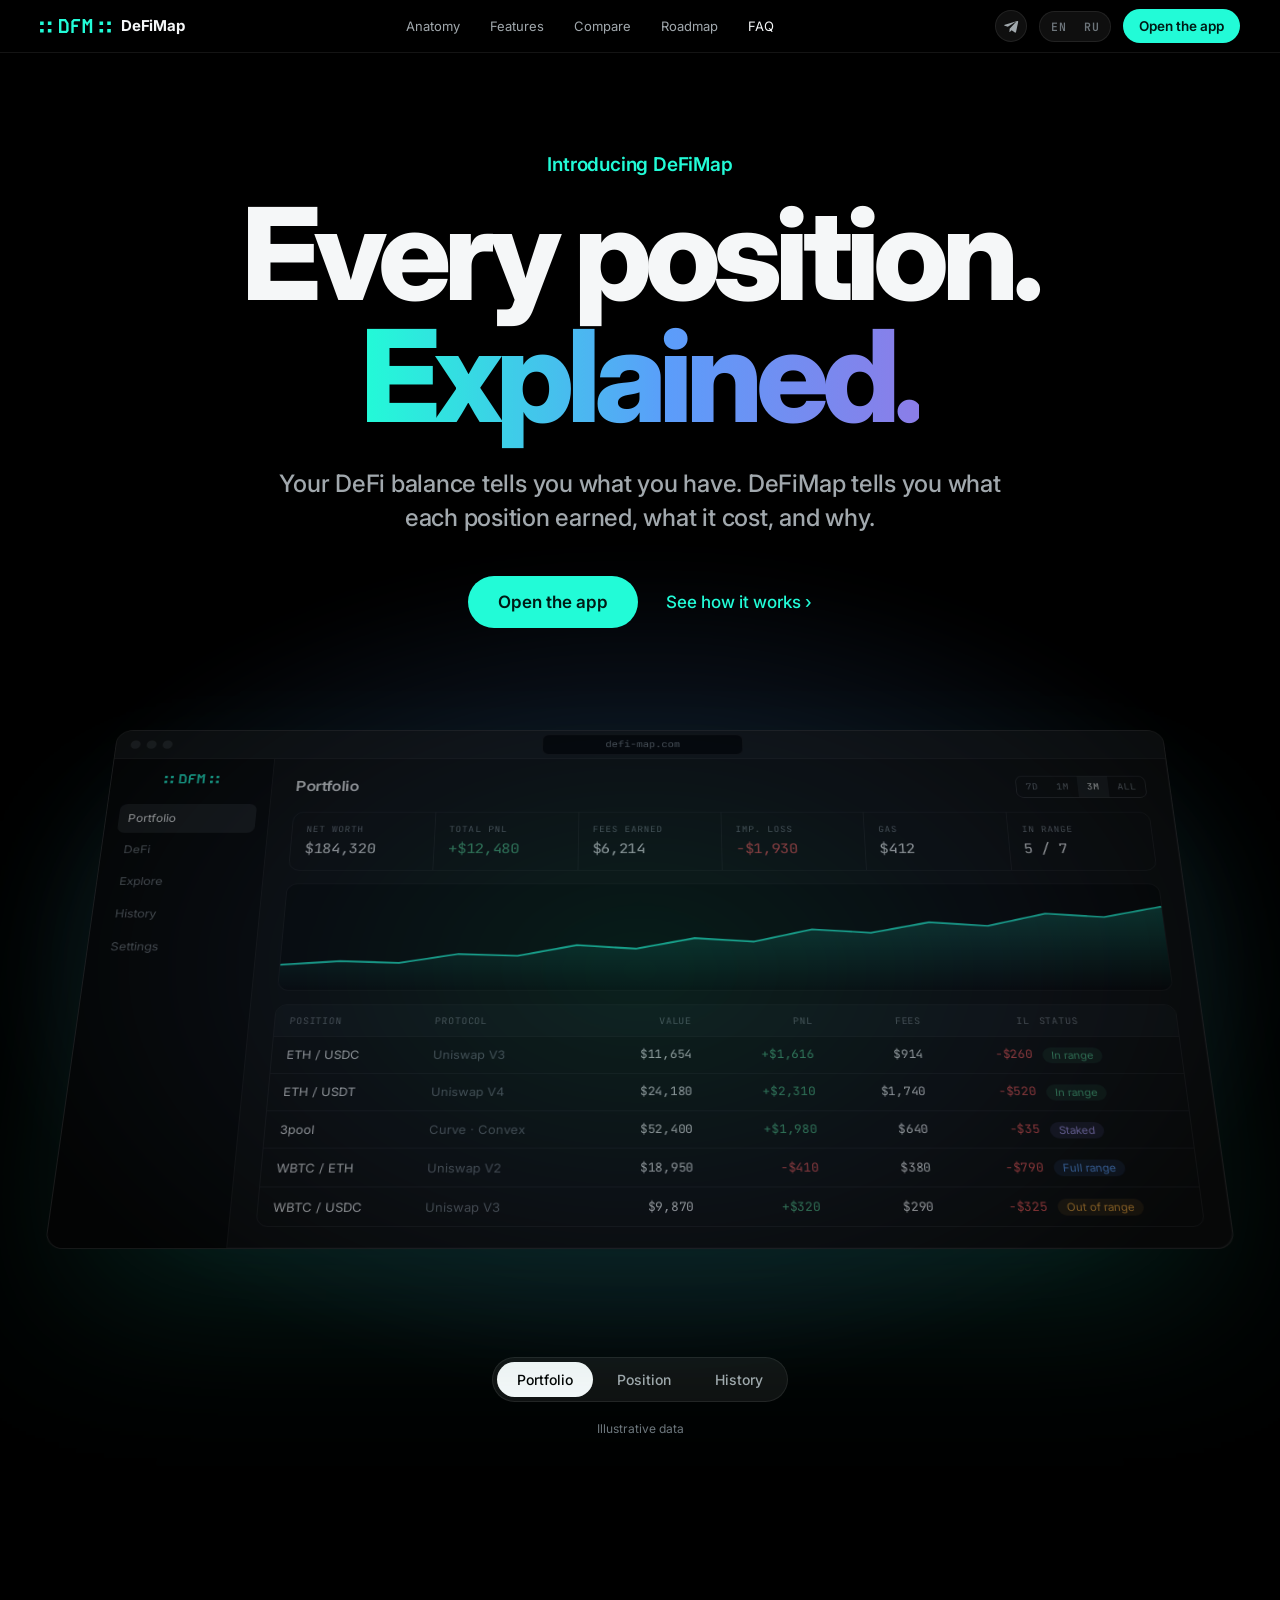
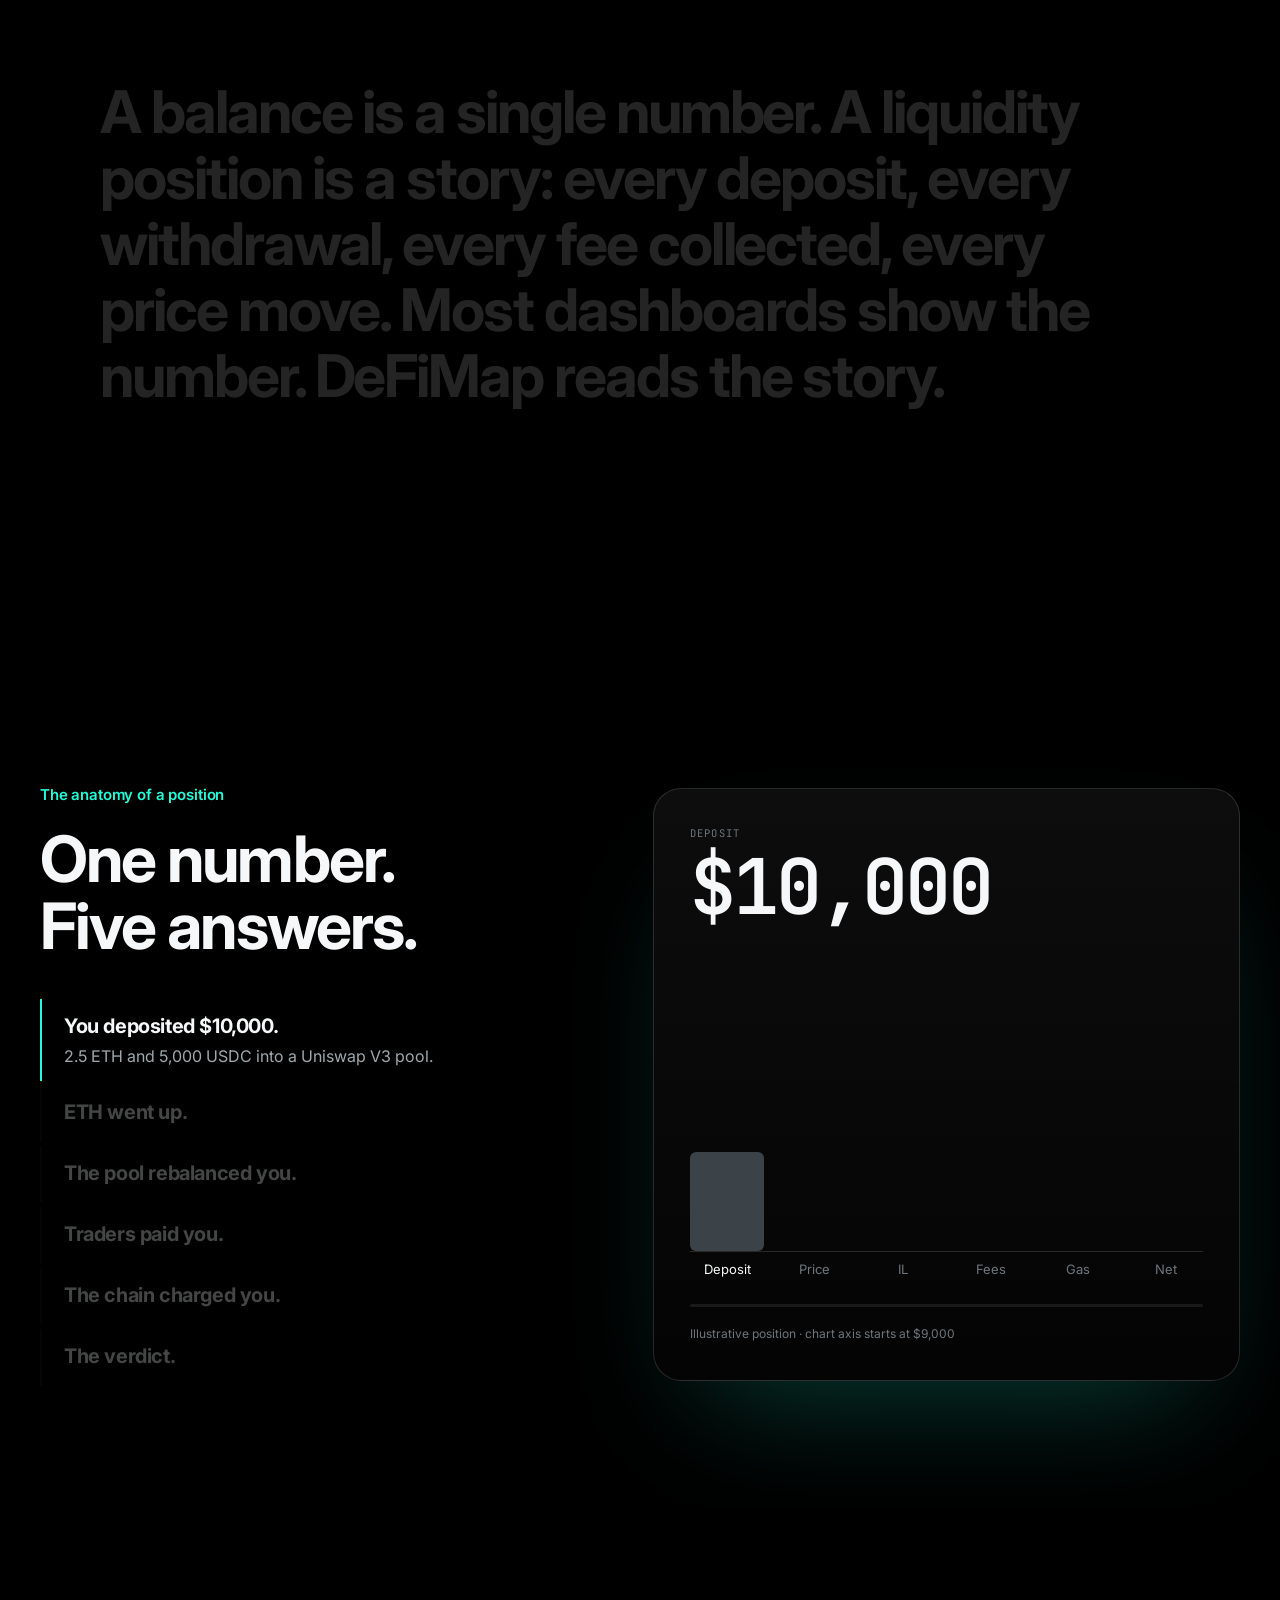
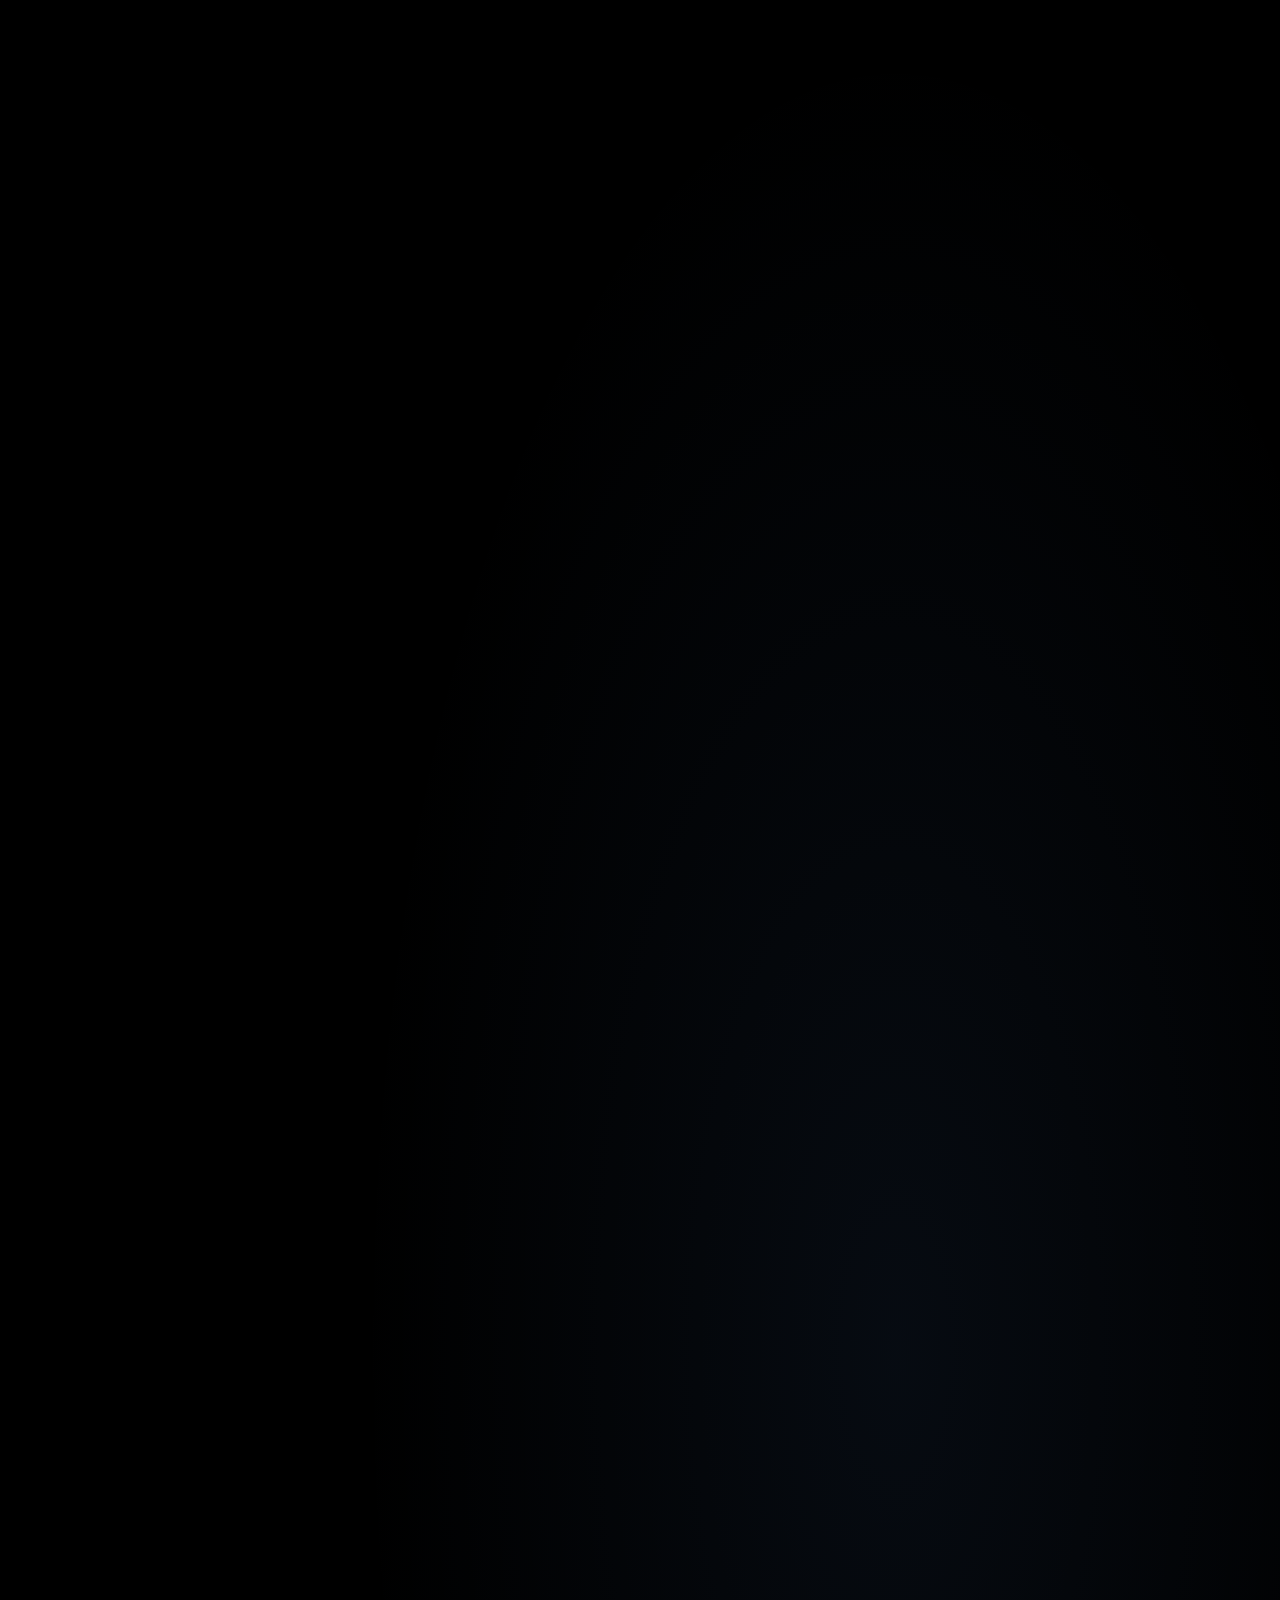
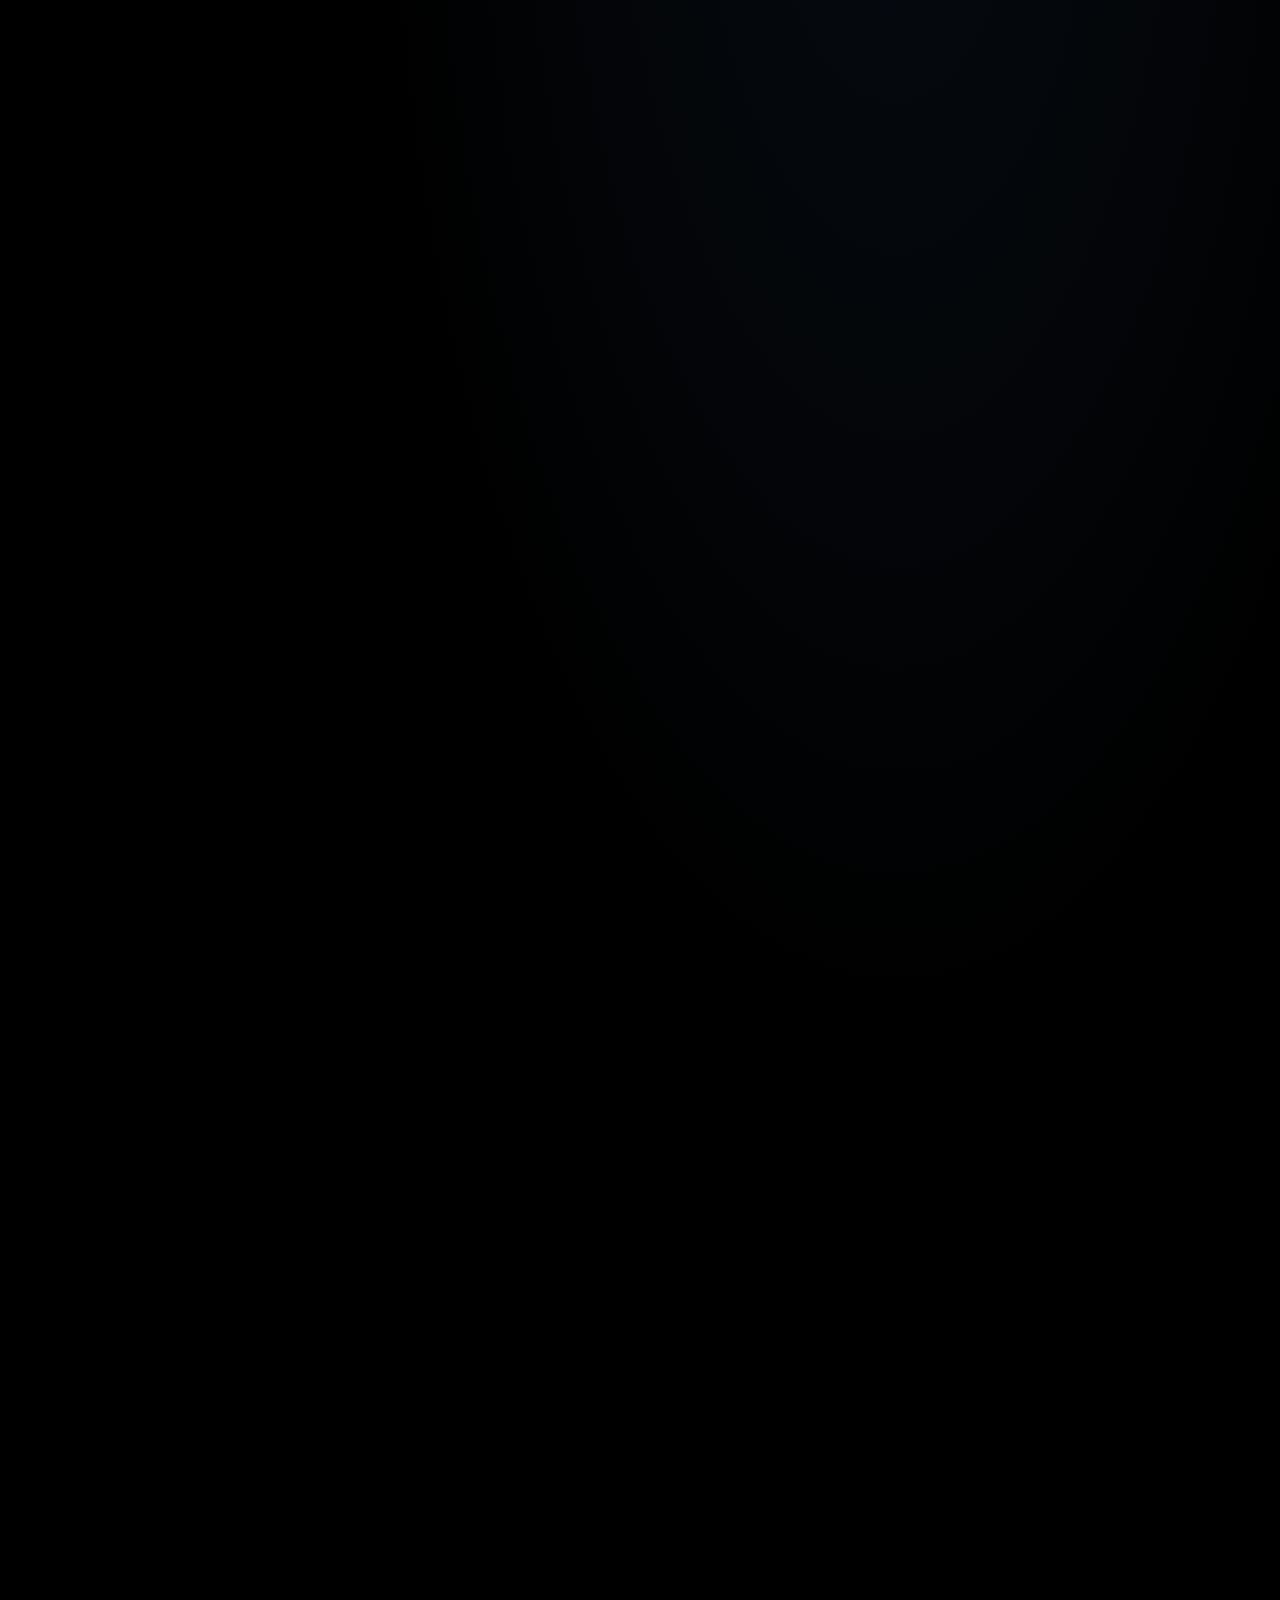
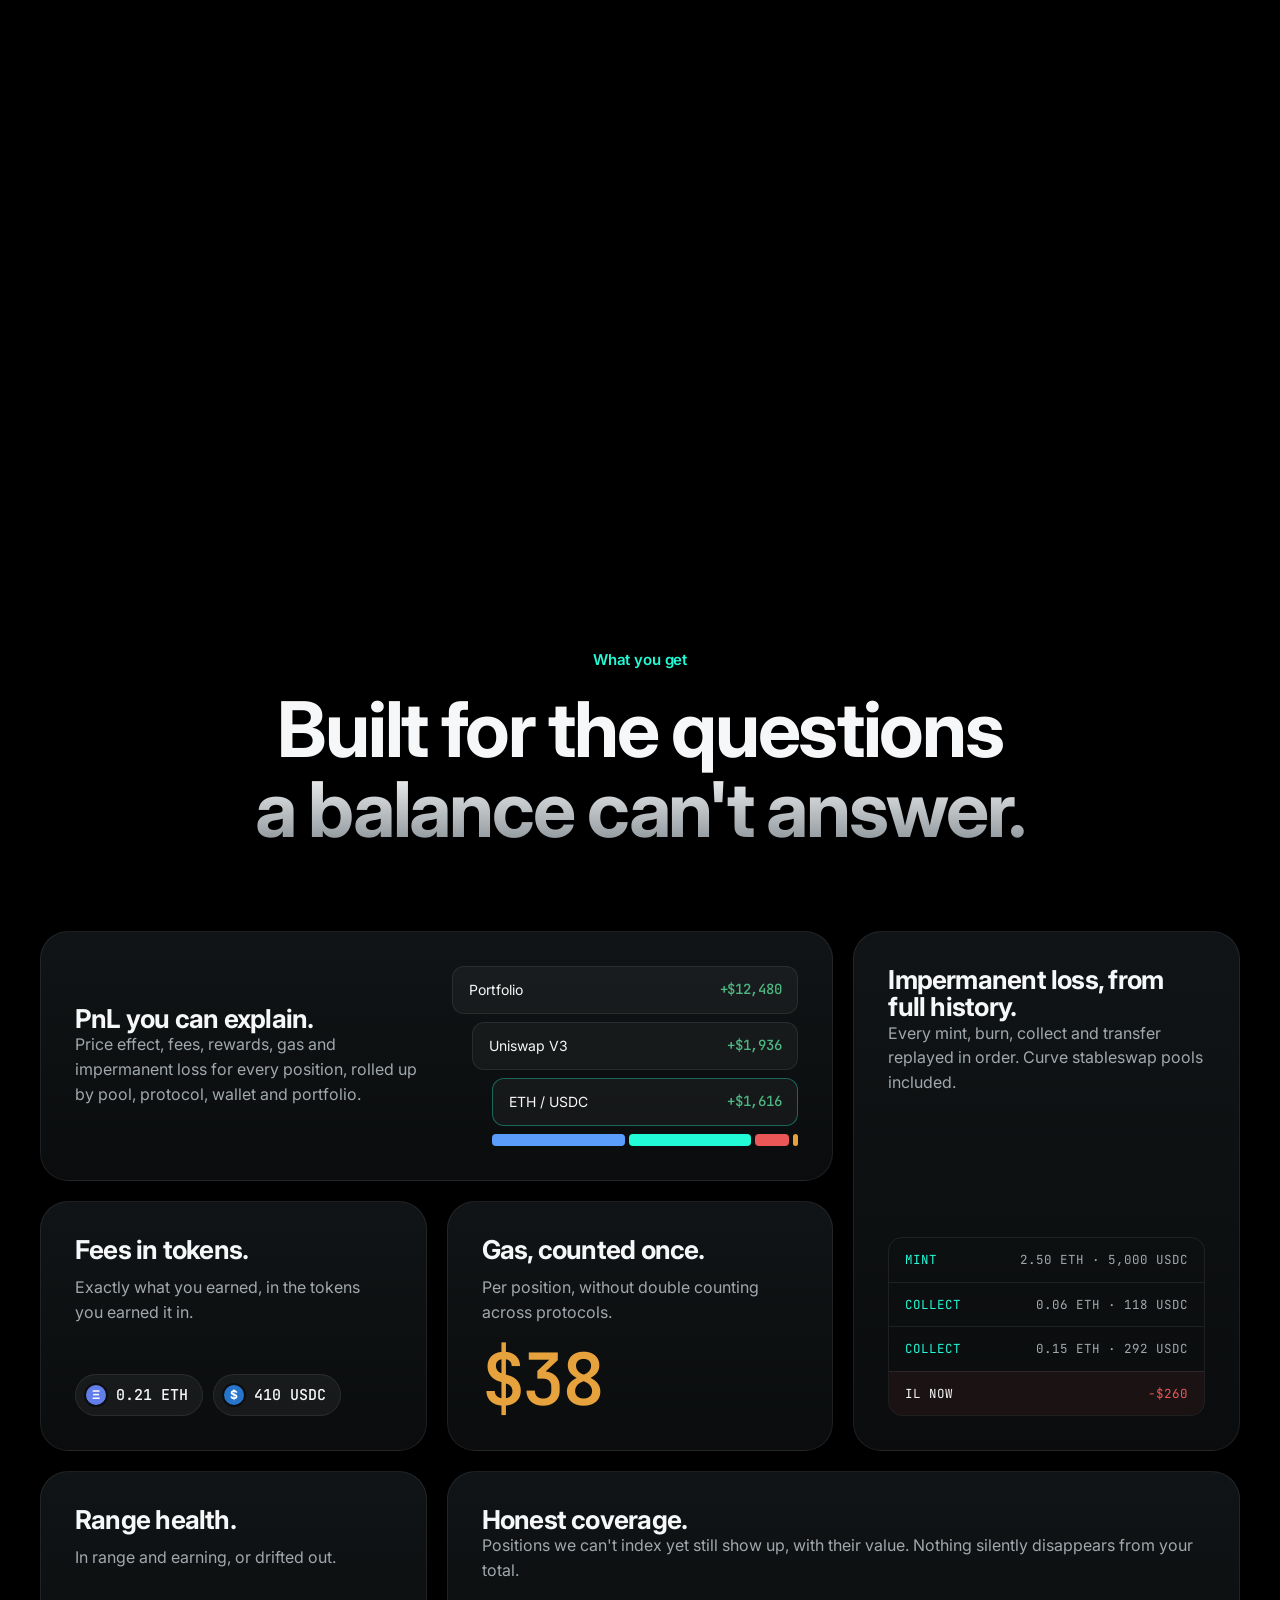
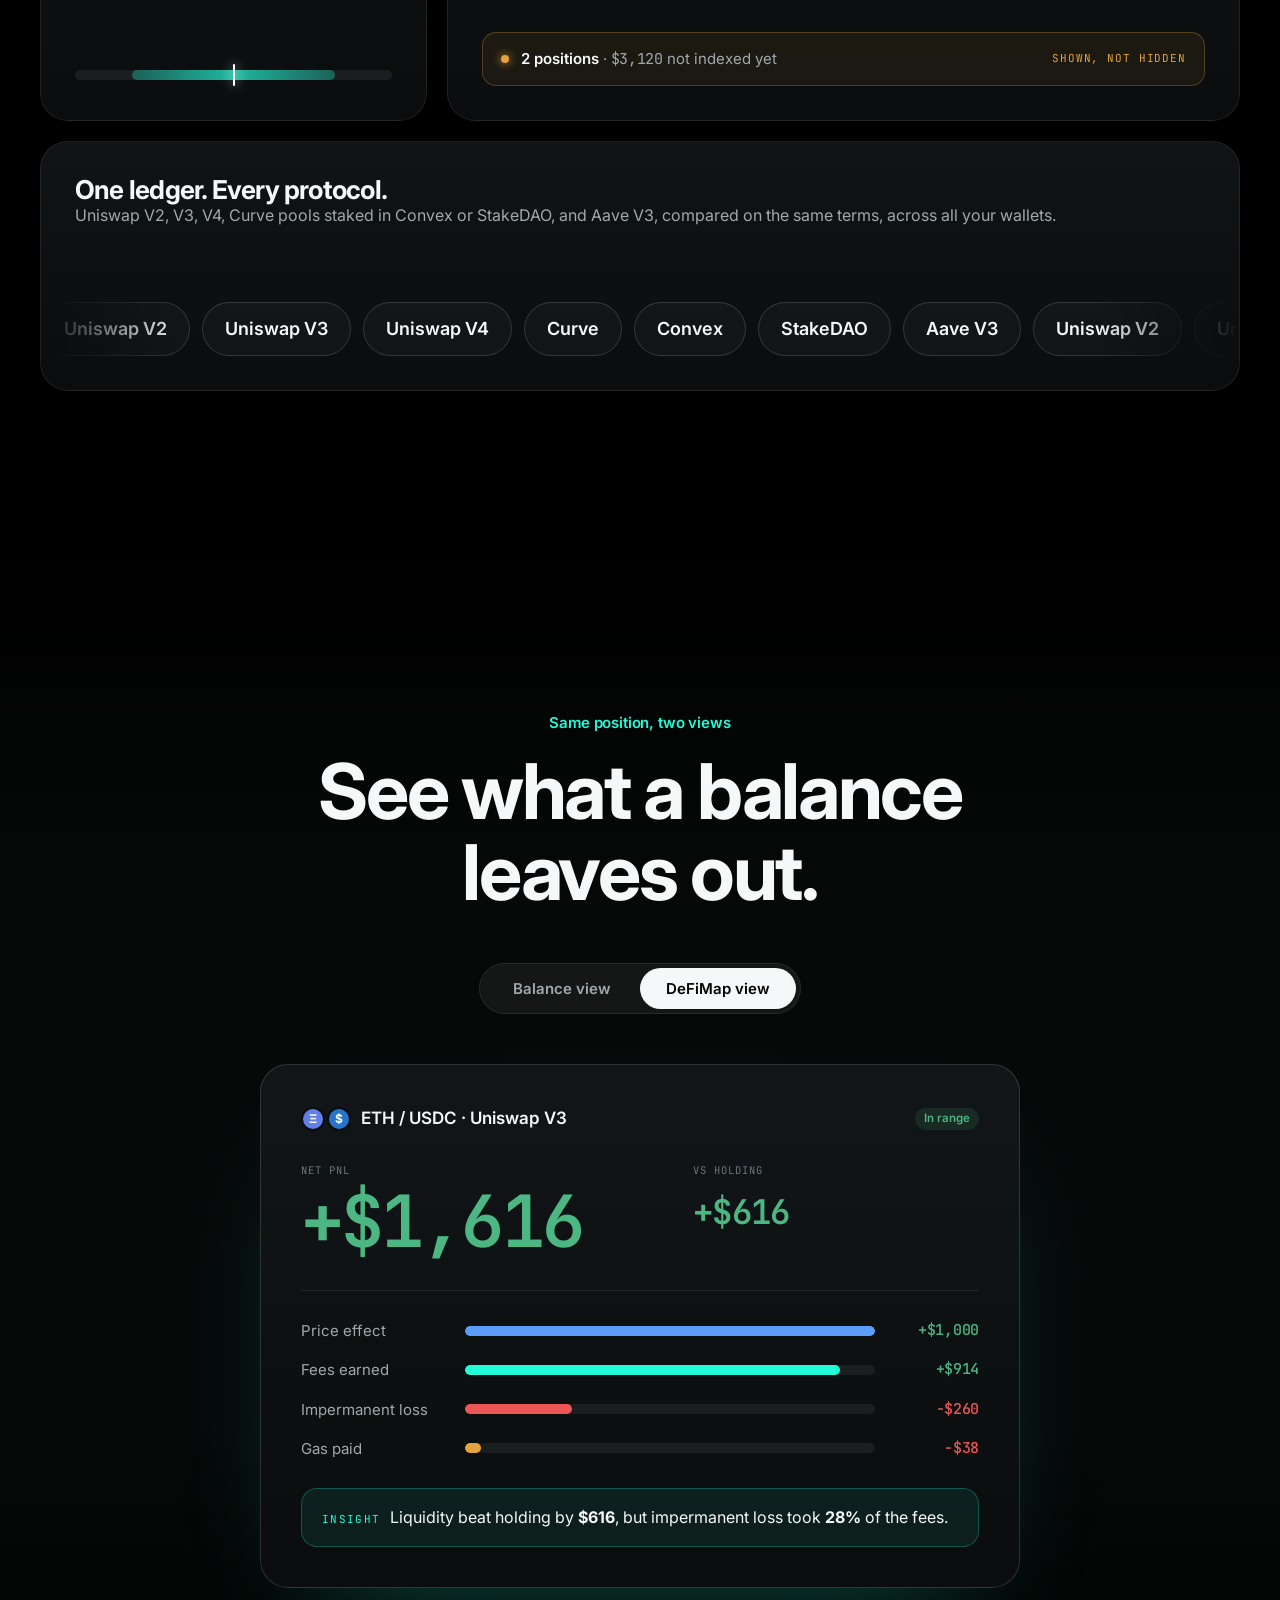
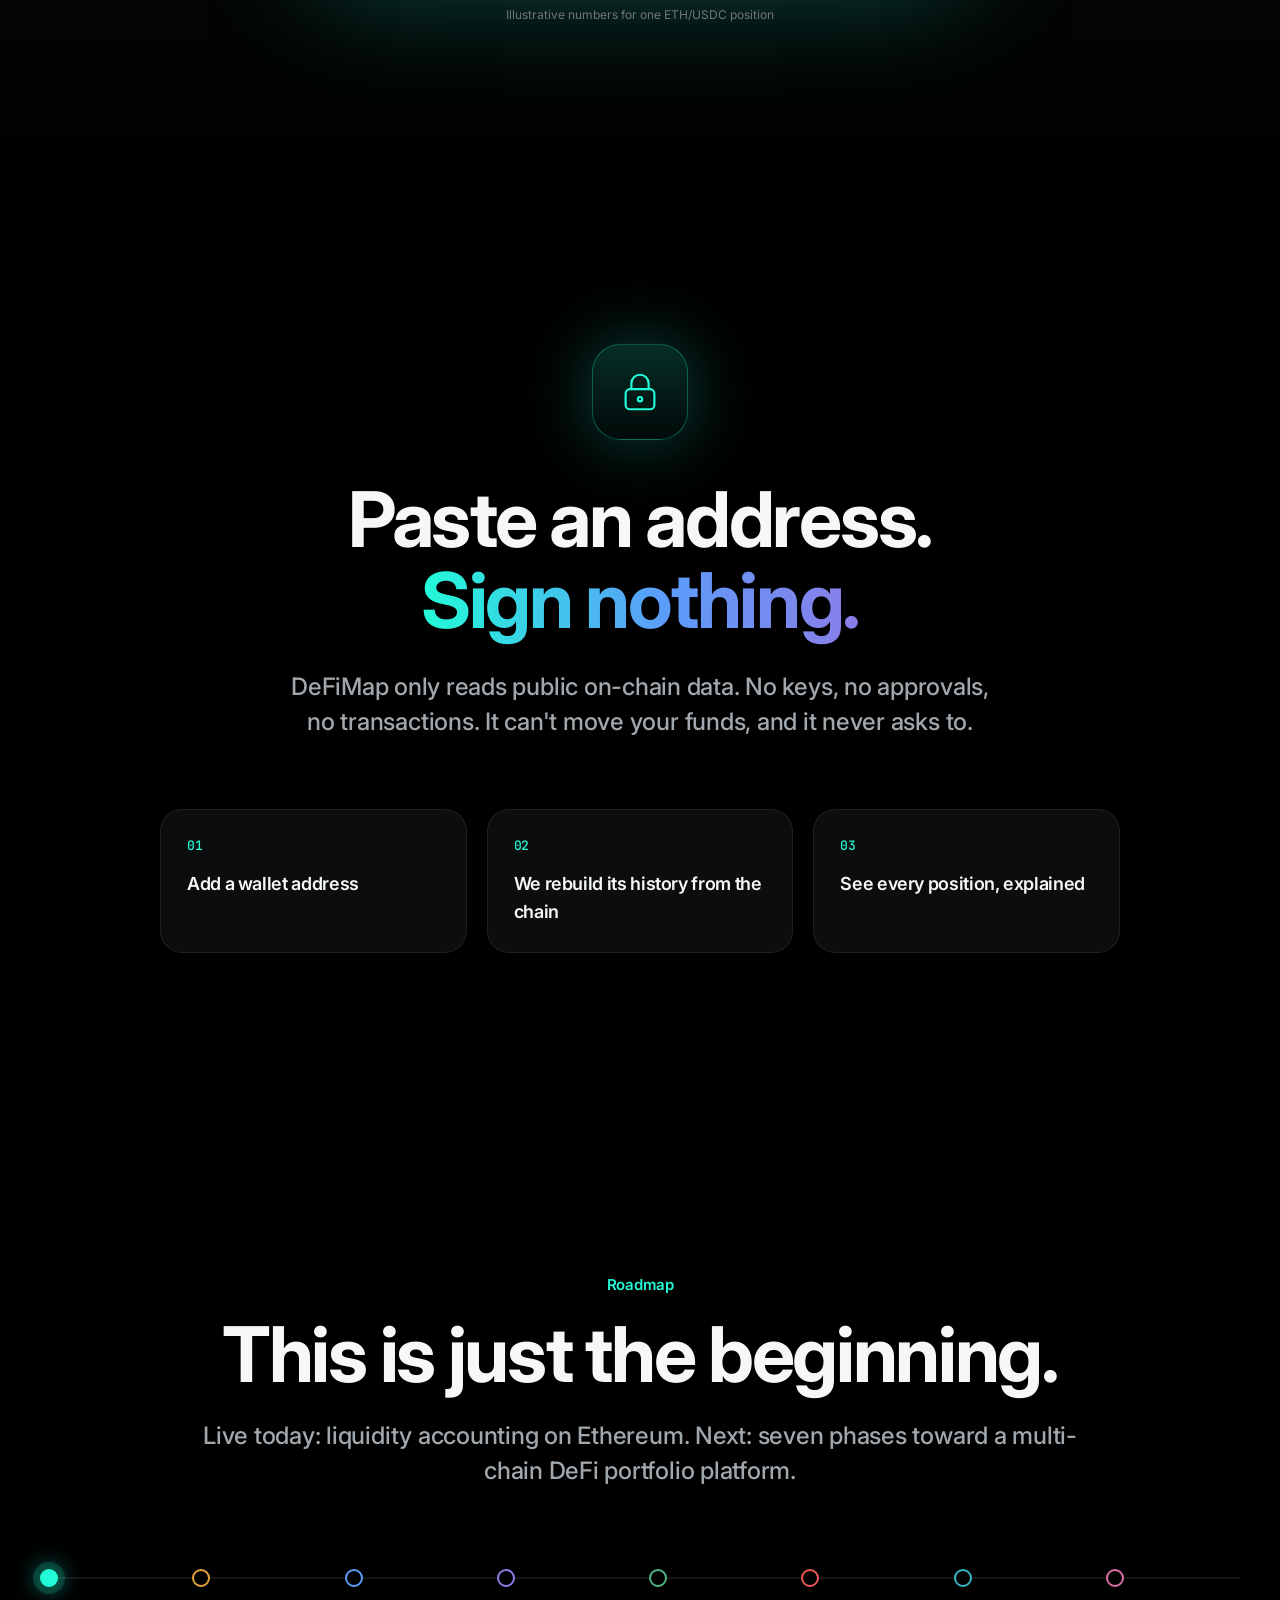
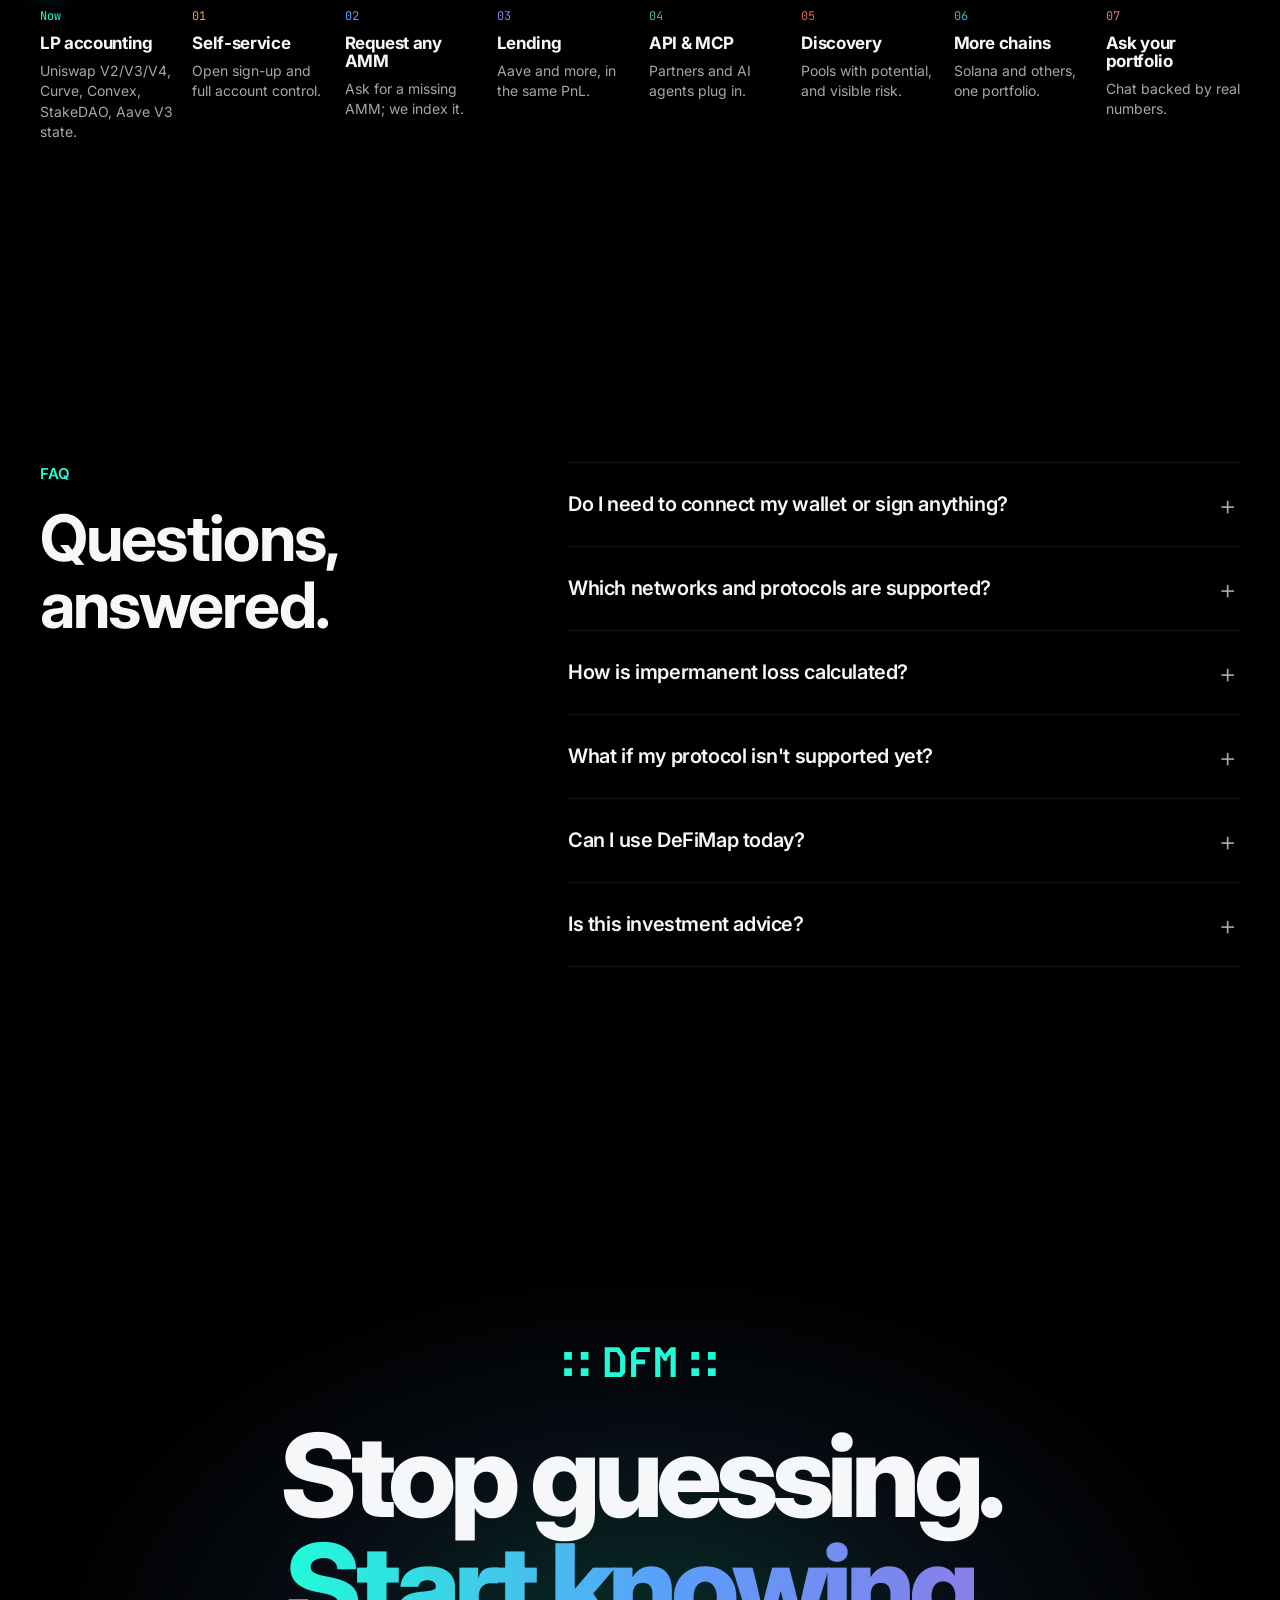
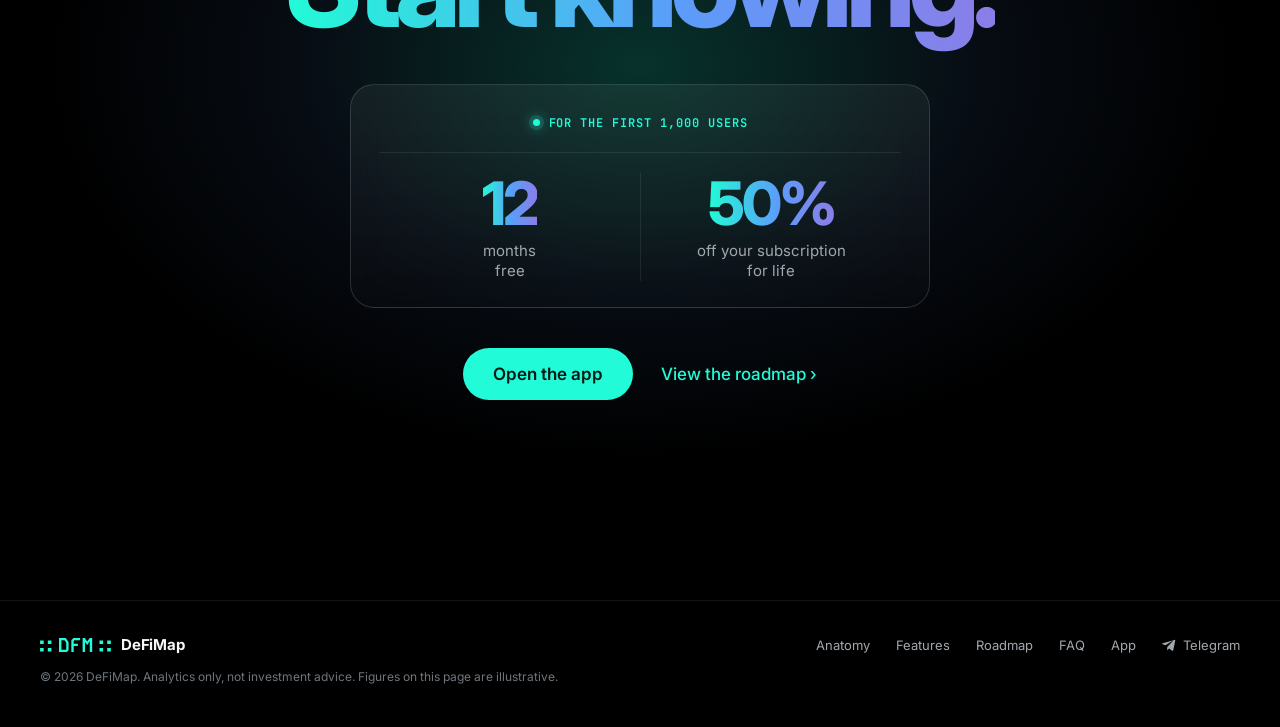
<file: src/page.html>
<!doctype html>
<html lang="en">
<head>
  <meta charset="utf-8">
  <meta name="viewport" content="width=device-width, initial-scale=1">
  <!-- Google Tag Manager -->
  <script>(function(w,d,s,l,i){w[l]=w[l]||[];w[l].push({'gtm.start':
  new Date().getTime(),event:'gtm.js'});var f=d.getElementsByTagName(s)[0],
  j=d.createElement(s),dl=l!='dataLayer'?'&l='+l:'';j.async=true;j.src=
  'https://www.googletagmanager.com/gtm.js?id='+i+dl;f.parentNode.insertBefore(j,f);
  })(window,document,'script','dataLayer','GTM-NLFHG5HQ');</script>
  <!-- End Google Tag Manager -->
  <title>DeFiMap</title>
  <meta name="description" content="">
  <meta name="theme-color" content="#000000">
  <meta property="og:type" content="website">
  <meta property="og:site_name" content="DeFiMap">
  <meta property="og:url" content="">
  <meta property="og:title" content="">
  <meta property="og:description" content="">
  <meta property="og:image" content="https://start.defi-map.com/assets/img/og.png">
  <meta property="og:locale" content="">
  <meta name="twitter:card" content="summary_large_image">
  <link rel="canonical" href="">
  <link rel="alternate" hreflang="en" href="https://start.defi-map.com/en/">
  <link rel="alternate" hreflang="ru" href="https://start.defi-map.com/ru/">
  <link rel="alternate" hreflang="x-default" href="https://start.defi-map.com/">
  <link rel="icon" href="/assets/img/favicon.svg" type="image/svg+xml">
  <link rel="preconnect" href="https://fonts.googleapis.com">
  <link rel="preconnect" href="https://fonts.gstatic.com" crossorigin>
  <link href="https://fonts.googleapis.com/css2?family=Inter:wght@400;500;600;700;800&family=JetBrains+Mono:wght@400;500;600&display=swap" rel="stylesheet">
  <link rel="stylesheet" href="/assets/css/site.css">
</head>
<body>
<!-- Google Tag Manager (noscript) -->
<noscript><iframe src="https://www.googletagmanager.com/ns.html?id=GTM-NLFHG5HQ" height="0" width="0" style="display:none;visibility:hidden"></iframe></noscript>
<!-- End Google Tag Manager (noscript) -->
<a class="skip" href="#main" data-i18n="skip">Skip to content</a>

<!-- ================= NAV ================= -->
<header class="nav">
  <div class="wrap nav-in">
    <a class="brand" href="#top" aria-label="DeFiMap home">
      <img src="/assets/img/logo.svg" alt="" width="80" height="16">
      <span class="brand-name">DeFiMap</span>
    </a>
    <nav class="nav-links" aria-label="Main">
      <a href="#anatomy" data-i18n="nav.anatomy">Anatomy</a>
      <a href="#features" data-i18n="nav.features">Features</a>
      <a href="#compare" data-i18n="nav.compare">Compare</a>
      <a href="#roadmap" data-i18n="nav.roadmap">Roadmap</a>
      <a href="#faq" data-i18n="nav.faq">FAQ</a>
    </nav>
    <div class="nav-cta">
      <a class="tg" href="https://t.me/defimap_tool" target="_blank" rel="noopener" aria-label="Telegram" title="Telegram"><svg viewBox="0 0 24 24" width="15" height="15" aria-hidden="true"><path fill="currentColor" d="M9.04 15.6l-.37 5.2c.53 0 .76-.23 1.04-.5l2.5-2.4 5.18 3.8c.95.52 1.62.25 1.88-.88l3.4-15.96c.3-1.4-.5-1.95-1.43-1.6L1.3 9.1c-1.36.53-1.34 1.3-.23 1.64l5.1 1.6L18.03 4.9c.56-.37 1.07-.17.65.2z"/></svg></a>
      <nav class="lang" aria-label="Language">
        <a href="/en/" hreflang="en" lang="en" data-lang="en">EN</a>
        <a href="/ru/" hreflang="ru" lang="ru" data-lang="ru">RU</a>
      </nav>
      <a class="btn btn-primary btn-sm nav-open" href="https://defi-map.com/" data-i18n="cta.open">Open the app</a>
      <button class="nav-toggle" aria-label="Open menu" aria-expanded="false" aria-controls="mobile-menu"><span></span><span></span></button>
    </div>
  </div>
  <div class="mobile-menu" id="mobile-menu" hidden>
    <a href="#anatomy" data-i18n="nav.anatomy">Anatomy</a><a href="#features" data-i18n="nav.features">Features</a><a href="#compare" data-i18n="nav.compare">Compare</a>
    <a href="#roadmap" data-i18n="nav.roadmap">Roadmap</a><a href="#faq" data-i18n="nav.faq">FAQ</a>
    <a class="tg-link" href="https://t.me/defimap_tool" target="_blank" rel="noopener"><svg viewBox="0 0 24 24" width="18" height="18" aria-hidden="true"><path fill="currentColor" d="M9.04 15.6l-.37 5.2c.53 0 .76-.23 1.04-.5l2.5-2.4 5.18 3.8c.95.52 1.62.25 1.88-.88l3.4-15.96c.3-1.4-.5-1.95-1.43-1.6L1.3 9.1c-1.36.53-1.34 1.3-.23 1.64l5.1 1.6L18.03 4.9c.56-.37 1.07-.17.65.2z"/></svg>Telegram</a>
    <a class="btn btn-primary" href="https://defi-map.com/" data-i18n="cta.open">Open the app</a>
  </div>
</header>

<main id="main">

<!-- ================= HERO ================= -->
<section class="hero" id="top">
  <div class="hero-glow" aria-hidden="true"></div>
  <div class="wrap hero-copy">
    <p class="eyebrow fade" style="--d:0" data-i18n="hero.eyebrow">Introducing DeFiMap</p>
    <h1 class="fade" style="--d:1" data-i18n="hero.title">Every position.<br><span class="grad">Explained.</span></h1>
    <p class="lead fade" style="--d:2" data-i18n="hero.lead">Your DeFi balance tells you what you have. DeFiMap tells you what each position earned, what it cost, and why.</p>
    <div class="actions fade" style="--d:3">
      <a class="btn btn-primary btn-lg" href="https://defi-map.com/" data-i18n="cta.open">Open the app</a>
      <a class="link-more" href="#anatomy" data-i18n="hero.more">See how it works <span aria-hidden="true">›</span></a>
    </div>
  </div>

  <!-- device: product mock that straightens on scroll -->
  <div class="device-stage" aria-label="DeFiMap product preview with illustrative data">
    <div class="device" data-tilt>
      <div class="browser">
        <div class="browser-bar"><i></i><i></i><i></i><span class="url mono">defi-map.com</span></div>
        <div class="app">
          <aside class="app-side" aria-hidden="true">
            <img src="/assets/img/logo.svg" alt="" class="app-logo">
            <span class="side-i on">Portfolio</span><span class="side-i">DeFi</span><span class="side-i">Explore</span><span class="side-i">History</span><span class="side-i">Settings</span>
          </aside>

          <div class="app-main" role="tabpanel" id="tab-portfolio" aria-labelledby="t-portfolio">
            <div class="app-head"><h4>Portfolio</h4><div class="seg mono"><span>7D</span><span>1M</span><span class="on">3M</span><span>ALL</span></div></div>
            <div class="kpis">
              <div class="kpi"><div class="label">Net worth</div><div class="num">$184,320</div></div>
              <div class="kpi"><div class="label">Total PnL</div><div class="num up">+$12,480</div></div>
              <div class="kpi"><div class="label">Fees earned</div><div class="num">$6,214</div></div>
              <div class="kpi"><div class="label">Imp. loss</div><div class="num down">−$1,930</div></div>
              <div class="kpi"><div class="label">Gas</div><div class="num">$412</div></div>
              <div class="kpi"><div class="label">In range</div><div class="num">5 / 7</div></div>
            </div>
            <div class="chart">
              <svg viewBox="0 0 600 120" preserveAspectRatio="none" aria-hidden="true">
                <defs><linearGradient id="g1" x1="0" x2="0" y1="0" y2="1"><stop offset="0" stop-color="#22FBD7" stop-opacity=".3"/><stop offset="1" stop-color="#22FBD7" stop-opacity="0"/></linearGradient></defs>
                <path d="M0,92 L40,88 L80,90 L120,80 L160,82 L200,70 L240,74 L280,62 L320,66 L360,52 L400,56 L440,44 L480,48 L520,34 L560,38 L600,26 L600,120 L0,120Z" fill="url(#g1)"/>
                <path class="chart-line" d="M0,92 L40,88 L80,90 L120,80 L160,82 L200,70 L240,74 L280,62 L320,66 L360,52 L400,56 L440,44 L480,48 L520,34 L560,38 L600,26" fill="none" stroke="#22FBD7" stroke-width="2"/>
              </svg>
            </div>
            <div class="tbl" role="table" aria-label="Positions">
              <div class="tr th" role="row"><span>Position</span><span>Protocol</span><span class="r">Value</span><span class="r">PnL</span><span class="r">Fees</span><span class="r">IL</span><span>Status</span></div>
              <div class="tr" role="row"><span>ETH / USDC</span><span class="muted">Uniswap V3</span><span class="r num">$11,654</span><span class="r num up">+$1,616</span><span class="r num">$914</span><span class="r num down">−$260</span><span><em class="st in">In range</em></span></div>
              <div class="tr" role="row"><span>ETH / USDT</span><span class="muted">Uniswap V4</span><span class="r num">$24,180</span><span class="r num up">+$2,310</span><span class="r num">$1,740</span><span class="r num down">−$520</span><span><em class="st in">In range</em></span></div>
              <div class="tr" role="row"><span>3pool</span><span class="muted">Curve · Convex</span><span class="r num">$52,400</span><span class="r num up">+$1,980</span><span class="r num">$640</span><span class="r num down">−$35</span><span><em class="st stk">Staked</em></span></div>
              <div class="tr" role="row"><span>WBTC / ETH</span><span class="muted">Uniswap V2</span><span class="r num">$18,950</span><span class="r num down">−$410</span><span class="r num">$380</span><span class="r num down">−$790</span><span><em class="st full">Full range</em></span></div>
              <div class="tr" role="row"><span>WBTC / USDC</span><span class="muted">Uniswap V3</span><span class="r num">$9,870</span><span class="r num up">+$320</span><span class="r num">$290</span><span class="r num down">−$325</span><span><em class="st out">Out of range</em></span></div>
            </div>
          </div>

          <div class="app-main" role="tabpanel" id="tab-position" aria-labelledby="t-position" hidden>
            <div class="app-head"><h4>ETH / USDC · Uniswap V3 · 0.05%</h4><em class="st in">In range</em></div>
            <div class="kpis kpis-5">
              <div class="kpi"><div class="label">Value</div><div class="num">$11,654</div></div>
              <div class="kpi"><div class="label">PnL</div><div class="num up">+$1,616</div></div>
              <div class="kpi"><div class="label">Fees</div><div class="num">$914</div></div>
              <div class="kpi"><div class="label">Gas</div><div class="num">$38</div></div>
              <div class="kpi"><div class="label">Imp. loss</div><div class="num down">−$260</div></div>
            </div>
            <div class="pd-grid">
              <div class="pd-box">
                <div class="label">PnL breakdown</div>
                <div class="hb"><span>Price</span><div class="hb-t"><i class="bg-price" style="--w:100%"></i></div><b class="num up">+$1,000</b></div>
                <div class="hb"><span>Fees</span><div class="hb-t"><i class="bg-fees" style="--w:91.4%"></i></div><b class="num up">+$914</b></div>
                <div class="hb"><span>Imp. loss</span><div class="hb-t"><i class="bg-il" style="--w:26%"></i></div><b class="num down">−$260</b></div>
                <div class="hb"><span>Gas</span><div class="hb-t"><i class="bg-gas" style="--w:3.8%"></i></div><b class="num down">−$38</b></div>
              </div>
              <div class="pd-box">
                <div class="label">Range · ETH price in USDC</div>
                <div class="range"><div class="range-track"><div class="range-band"></div><div class="range-now"></div></div>
                  <div class="range-ticks mono"><span>2,000</span><span>now 2,400</span><span>2,800</span></div></div>
                <div class="label">Fees earned, in tokens</div>
                <div class="tok-rows">
                  <div><span class="tok tok-eth">Ξ</span>0.21 ETH<b class="num">$504</b></div>
                  <div><span class="tok tok-usdc">$</span>410 USDC<b class="num">$410</b></div>
                </div>
              </div>
            </div>
          </div>

          <div class="app-main" role="tabpanel" id="tab-history" aria-labelledby="t-history" hidden>
            <div class="app-head"><h4>Transaction history</h4><div class="seg mono"><span class="on">All</span><span>Deposit</span><span>Collect</span><span>Stake</span></div></div>
            <div class="tbl tbl-h" role="table" aria-label="History">
              <div class="tr th" role="row"><span>Type</span><span>Position</span><span>Protocol</span><span class="r">Amount</span><span class="r">Gas</span></div>
              <div class="tr" role="row"><span><em class="ev ev-col">Collect</em></span><span>ETH / USDC</span><span class="muted">Uniswap V3</span><span class="r num">0.15 ETH + 292 USDC</span><span class="r num">$10.30</span></div>
              <div class="tr" role="row"><span><em class="ev ev-stk">Stake</em></span><span>3pool LP</span><span class="muted">Convex</span><span class="r num">51,800 3CRV</span><span class="r num">$6.80</span></div>
              <div class="tr" role="row"><span><em class="ev ev-dep">Deposit</em></span><span>ETH / USDT</span><span class="muted">Uniswap V4</span><span class="r num">4.0 ETH + 9,600 USDT</span><span class="r num">$9.20</span></div>
              <div class="tr" role="row"><span><em class="ev ev-wd">Withdraw</em></span><span>WBTC / USDC</span><span class="muted">Uniswap V3</span><span class="r num">0.03 WBTC + 1,940 USDC</span><span class="r num">$5.40</span></div>
              <div class="tr" role="row"><span><em class="ev ev-col">Collect</em></span><span>ETH / USDC</span><span class="muted">Uniswap V3</span><span class="r num">0.06 ETH + 118 USDC</span><span class="r num">$9.30</span></div>
              <div class="tr" role="row"><span><em class="ev ev-dep">Deposit</em></span><span>ETH / USDC</span><span class="muted">Uniswap V3</span><span class="r num">2.5 ETH + 5,000 USDC</span><span class="r num">$18.40</span></div>
            </div>
          </div>
        </div>
      </div>
    </div>
    <div class="tabs" role="tablist" aria-label="Product screens">
      <button role="tab" aria-selected="true" aria-controls="tab-portfolio" id="t-portfolio" data-i18n="tab.portfolio">Portfolio</button>
      <button role="tab" aria-selected="false" aria-controls="tab-position" id="t-position" data-i18n="tab.position">Position</button>
      <button role="tab" aria-selected="false" aria-controls="tab-history" id="t-history" data-i18n="tab.history">History</button>
    </div>
    <p class="fine center" data-i18n="fine.data">Illustrative data</p>
  </div>
</section>

<!-- ================= STATEMENT ================= -->
<section class="statement" aria-label="Why DeFiMap">
  <div class="wrap">
    <p class="words" data-words data-i18n="statement">A balance is a single number. A liquidity position is a story: every deposit, every withdrawal, every fee collected, every price move. Most dashboards show the number. <span data-hl>DeFiMap reads the story.</span></p>
  </div>
</section>

<!-- ================= ANATOMY (scrollytelling) ================= -->
<section class="anatomy" id="anatomy">
  <div class="anatomy-sticky">
    <div class="wrap anatomy-in">
      <div class="anatomy-copy">
        <p class="eyebrow" data-i18n="a.eyebrow">The anatomy of a position</p>
        <h2 class="a-title" data-i18n="a.title">One number.<br>Five answers.</h2>
        <ol class="a-steps">
          <li data-s="0" data-i18n="a.s0"><b>You deposited $10,000.</b><span>2.5 ETH and 5,000 USDC into a Uniswap V3 pool.</span></li>
          <li data-s="1" data-i18n="a.s1"><b>ETH went up.</b><span>Holding the same tokens would have earned <em class="c-price">+$1,000</em>.</span></li>
          <li data-s="2" data-i18n="a.s2"><b>The pool rebalanced you.</b><span>Impermanent loss: <em class="c-il">−$260</em> against holding.</span></li>
          <li data-s="3" data-i18n="a.s3"><b>Traders paid you.</b><span>Fees: 0.21 ETH and 410 USDC, worth <em class="c-fees">+$914</em>.</span></li>
          <li data-s="4" data-i18n="a.s4"><b>The chain charged you.</b><span>Gas for minting and collecting: <em class="c-gas">−$38</em>.</span></li>
          <li data-s="5" data-i18n="a.s5"><b>The verdict.</b><span>Net <em class="up">+$1,616</em>. Liquidity beat holding by <em class="up">$616</em>.</span></li>
        </ol>
      </div>

      <div class="a-visual" data-step="0" aria-hidden="true">
        <div class="a-readout">
          <div class="label" data-label>Deposit</div>
          <div class="a-row"><div class="a-big num" data-big>$10,000</div><div class="a-sub num up" data-sub data-i18n="a.sub">vs holding +$616</div></div>
        </div>
        <div class="a-chart">
          <div class="a-col" data-c="0"><i class="bar bg-dep" style="--b:0;--h:33.3"></i><span data-i18n="col.dep">Deposit</span></div>
          <div class="a-col" data-c="1"><i class="bar bg-price" style="--b:33.3;--h:33.4"></i><span data-i18n="col.price">Price</span></div>
          <div class="a-col" data-c="2"><i class="bar bg-il" style="--b:58;--h:8.7"></i><span>IL</span></div>
          <div class="a-col" data-c="3"><i class="bar bg-fees" style="--b:58;--h:30.5"></i><span data-i18n="col.fees">Fees</span></div>
          <div class="a-col" data-c="4"><i class="bar bg-gas" style="--b:87.2;--h:1.6"></i><span data-i18n="col.gas">Gas</span></div>
          <div class="a-col" data-c="5"><i class="bar bg-net" style="--b:0;--h:87.2"></i><span data-i18n="col.net">Net</span></div>
          <div class="a-hold" style="--y:66.7"><span class="mono" data-i18n="a.hold">holding $11,000</span></div>
        </div>
        <div class="a-progress"><i></i></div>
        <p class="fine" data-i18n="a.fine">Illustrative position · chart axis starts at $9,000</p>
      </div>
    </div>
  </div>
</section>

<!-- ================= FEATURES (bento) ================= -->
<section class="section" id="features">
  <div class="wrap">
    <div class="head">
      <p class="eyebrow" data-i18n="f.eyebrow">What you get</p>
      <h2 data-i18n="f.title">Built for the questions<br><span class="grad-soft">a balance can't answer.</span></h2>
    </div>

    <div class="bento">
      <article class="tile t-wide reveal">
        <div class="tile-copy">
          <h3 data-i18n="f.pnl.h">PnL you can explain.</h3>
          <p data-i18n="f.pnl.p">Price effect, fees, rewards, gas and impermanent loss for every position, rolled up by pool, protocol, wallet and portfolio.</p>
        </div>
        <div class="tree" aria-hidden="true">
          <div class="tree-row lvl0"><span data-i18n="tab.portfolio">Portfolio</span><b class="num up">+$12,480</b></div>
          <div class="tree-row lvl1"><span>Uniswap V3</span><b class="num up">+$1,936</b></div>
          <div class="tree-row lvl2"><span>ETH / USDC</span><b class="num up">+$1,616</b></div>
          <div class="tree-split">
            <i class="bg-price" style="--f:1000"></i><i class="bg-fees" style="--f:914"></i><i class="bg-il" style="--f:260"></i><i class="bg-gas" style="--f:38"></i>
          </div>
        </div>
      </article>

      <article class="tile t-tall reveal">
        <div class="tile-copy">
          <h3 data-i18n="f.il.h">Impermanent loss, from full history.</h3>
          <p data-i18n="f.il.p">Every mint, burn, collect and transfer replayed in order. Curve stableswap pools included.</p>
        </div>
        <div class="ledger mono" aria-hidden="true">
          <div><span>MINT</span><span>2.50 ETH · 5,000 USDC</span></div>
          <div><span>COLLECT</span><span>0.06 ETH · 118 USDC</span></div>
          <div><span>COLLECT</span><span>0.15 ETH · 292 USDC</span></div>
          <div class="now"><span data-i18n="f.il.now">IL NOW</span><span class="c-il">−$260</span></div>
        </div>
      </article>

      <article class="tile reveal">
        <h3 data-i18n="f.fees.h">Fees in tokens.</h3>
        <p data-i18n="f.fees.p">Exactly what you earned, in the tokens you earned it in.</p>
        <div class="tok-pills" aria-hidden="true"><span><i class="tok tok-eth">Ξ</i>0.21 ETH</span><span><i class="tok tok-usdc">$</i>410 USDC</span></div>
      </article>

      <article class="tile reveal">
        <h3 data-i18n="f.gas.h">Gas, counted once.</h3>
        <p data-i18n="f.gas.p">Per position, without double counting across protocols.</p>
        <div class="tile-num num c-gas" aria-hidden="true">$38</div>
      </article>

      <article class="tile reveal">
        <h3 data-i18n="f.range.h">Range health.</h3>
        <p data-i18n="f.range.p">In range and earning, or drifted out.</p>
        <div class="range" aria-hidden="true"><div class="range-track"><div class="range-band"></div><div class="range-now"></div></div></div>
      </article>

      <article class="tile t-wide3 reveal">
        <div class="tile-copy">
          <h3 data-i18n="f.cov.h">Honest coverage.</h3>
          <p data-i18n="f.cov.p">Positions we can't index yet still show up, with their value. Nothing silently disappears from your total.</p>
        </div>
        <div class="uncov" aria-hidden="true">
          <span class="uncov-dot"></span>
          <span data-i18n="f.cov.row"><b>2 positions</b> · <span class="num">$3,120</span> not indexed yet</span>
          <span class="uncov-tag mono" data-i18n="f.cov.tag">Shown, not hidden</span>
        </div>
      </article>

      <article class="tile t-full reveal">
        <div class="tile-copy">
          <h3 data-i18n="f.ledger.h">One ledger. Every protocol.</h3>
          <p data-i18n="f.ledger.p">Uniswap V2, V3, V4, Curve pools staked in Convex or StakeDAO, and Aave V3, compared on the same terms, across all your wallets.</p>
        </div>
        <div class="marquee" aria-hidden="true">
          <div class="marquee-in">
            <span>Uniswap V2</span><span>Uniswap V3</span><span>Uniswap V4</span><span>Curve</span><span>Convex</span><span>StakeDAO</span><span>Aave V3</span>
            <span>Uniswap V2</span><span>Uniswap V3</span><span>Uniswap V4</span><span>Curve</span><span>Convex</span><span>StakeDAO</span><span>Aave V3</span>
          </div>
        </div>
      </article>

    </div>
  </div>
</section>

<!-- ================= COMPARE ================= -->
<section class="section compare-sec" id="compare">
  <div class="wrap">
    <div class="head">
      <p class="eyebrow" data-i18n="c.eyebrow">Same position, two views</p>
      <h2 data-i18n="c.title">See what a balance<br>leaves out.</h2>
    </div>
    <div class="switch" role="tablist" aria-label="Choose view" data-state="defimap">
      <button role="tab" aria-selected="false" data-view="tracker" data-i18n="c.tracker">Balance view</button>
      <button role="tab" aria-selected="true" data-view="defimap" data-i18n="c.dm">DeFiMap view</button>
      <span class="switch-thumb" aria-hidden="true"></span>
    </div>

    <div class="compare-stage" data-state="defimap">
      <div class="card view view-tracker" aria-hidden="true">
        <div class="view-title"><span class="tok tok-eth">Ξ</span><span class="tok tok-usdc">$</span> ETH / USDC LP</div>
        <div class="label" data-i18n="c.value">Value</div>
        <div class="num huge">$11,654</div>
        <div class="num up">+$1,654 · +16.5%</div>
        <div class="tracker-q">
          <p data-i18n="c.q1">Was that fees, or just ETH going up?</p>
          <p data-i18n="c.q2">How much did gas cost?</p>
          <p data-i18n="c.q3">Would holding have done better?</p>
        </div>
      </div>
      <div class="card view view-dm">
        <div class="view-title"><span class="tok tok-eth">Ξ</span><span class="tok tok-usdc">$</span> ETH / USDC · Uniswap V3 <em class="st in" data-i18n="c.inrange">In range</em></div>
        <div class="dm-top">
          <div><div class="label" data-i18n="c.net">Net PnL</div><div class="num huge up">+$1,616</div></div>
          <div><div class="label" data-i18n="c.vshold">vs holding</div><div class="num big up">+$616</div></div>
        </div>
        <div class="dm-bars">
          <div class="hb"><span data-i18n="c.b.price">Price effect</span><div class="hb-t"><i class="bg-price" style="--w:100%"></i></div><b class="num up">+$1,000</b></div>
          <div class="hb"><span data-i18n="c.b.fees">Fees earned</span><div class="hb-t"><i class="bg-fees" style="--w:91.4%"></i></div><b class="num up">+$914</b></div>
          <div class="hb"><span data-i18n="c.b.il">Impermanent loss</span><div class="hb-t"><i class="bg-il" style="--w:26%"></i></div><b class="num down">−$260</b></div>
          <div class="hb"><span data-i18n="c.b.gas">Gas paid</span><div class="hb-t"><i class="bg-gas" style="--w:3.8%"></i></div><b class="num down">−$38</b></div>
        </div>
        <div class="insight" data-i18n="c.insight"><span class="mono">Insight</span>Liquidity beat holding by <b>$616</b>, but impermanent loss took <b>28%</b> of the fees.</div>
      </div>
    </div>
    <p class="fine center" data-i18n="c.fine">Illustrative numbers for one ETH/USDC position</p>
  </div>
</section>

<!-- ================= READ-ONLY ================= -->
<section class="section privacy">
  <div class="wrap">
    <div class="lock" aria-hidden="true">
      <svg viewBox="0 0 64 64"><rect x="12" y="28" width="40" height="28" rx="6"/><path d="M20 28v-8a12 12 0 0 1 24 0v8"/><circle cx="32" cy="42" r="3"/></svg>
    </div>
    <h2 data-i18n="p.title">Paste an address.<br><span class="grad">Sign nothing.</span></h2>
    <p class="lead" data-i18n="p.lead">DeFiMap only reads public on-chain data. No keys, no approvals, no transactions. It can't move your funds, and it never asks to.</p>
    <ol class="steps">
      <li><span class="mono">01</span><span data-i18n="p.s1">Add a wallet address</span></li>
      <li><span class="mono">02</span><span data-i18n="p.s2">We rebuild its history from the chain</span></li>
      <li><span class="mono">03</span><span data-i18n="p.s3">See every position, explained</span></li>
    </ol>
  </div>
</section>

<!-- ================= ROADMAP ================= -->
<section class="section" id="roadmap">
  <div class="wrap">
    <div class="head">
      <p class="eyebrow" data-i18n="r.eyebrow">Roadmap</p>
      <h2 data-i18n="r.title">This is just the beginning.</h2>
      <p class="lead" data-i18n="r.lead">Live today: liquidity accounting on Ethereum. Next: seven phases toward a multi-chain DeFi portfolio platform.</p>
    </div>
    <div class="rm">
      <div class="rm-line" aria-hidden="true"><i></i></div>
      <div class="rm-item live reveal"><div class="rm-dot"></div><div class="rm-n mono" data-i18n="r.now">Now</div><h3 data-i18n="r.0h">LP accounting</h3><p data-i18n="r.0p">Uniswap V2/V3/V4, Curve, Convex, StakeDAO, Aave V3 state.</p></div>
      <div class="rm-item reveal" style="--c:var(--c1)"><div class="rm-dot"></div><div class="rm-n mono">01</div><h3 data-i18n="r.1h">Self-service</h3><p data-i18n="r.1p">Open sign-up and full account control.</p></div>
      <div class="rm-item reveal" style="--c:var(--c2)"><div class="rm-dot"></div><div class="rm-n mono">02</div><h3 data-i18n="r.2h">Request any AMM</h3><p data-i18n="r.2p">Ask for a missing AMM; we index it.</p></div>
      <div class="rm-item reveal" style="--c:var(--c3)"><div class="rm-dot"></div><div class="rm-n mono">03</div><h3 data-i18n="r.3h">Lending</h3><p data-i18n="r.3p">Aave and more, in the same PnL.</p></div>
      <div class="rm-item reveal" style="--c:var(--c4)"><div class="rm-dot"></div><div class="rm-n mono">04</div><h3 data-i18n="r.4h">API &amp; MCP</h3><p data-i18n="r.4p">Partners and AI agents plug in.</p></div>
      <div class="rm-item reveal" style="--c:var(--c5)"><div class="rm-dot"></div><div class="rm-n mono">05</div><h3 data-i18n="r.5h">Discovery</h3><p data-i18n="r.5p">Pools with potential, and visible risk.</p></div>
      <div class="rm-item reveal" style="--c:var(--c6)"><div class="rm-dot"></div><div class="rm-n mono">06</div><h3 data-i18n="r.6h">More chains</h3><p data-i18n="r.6p">Solana and others, one portfolio.</p></div>
      <div class="rm-item reveal" style="--c:var(--c7)"><div class="rm-dot"></div><div class="rm-n mono">07</div><h3 data-i18n="r.7h">Ask your portfolio</h3><p data-i18n="r.7p">Chat backed by real numbers.</p></div>
    </div>
  </div>
</section>

<!-- ================= FAQ ================= -->
<section class="section faq-sec" id="faq">
  <div class="wrap faq-wrap">
    <div class="head left">
      <p class="eyebrow" data-i18n="q.eyebrow">FAQ</p>
      <h2 data-i18n="q.title">Questions,<br>answered.</h2>
    </div>
    <div class="faq">
      <details>
        <summary data-i18n="q.1q">Do I need to connect my wallet or sign anything?</summary>
        <p data-i18n="q.1a">No. You paste an address or import it from your browser wallet. DeFiMap only reads public on-chain data. It never asks for signatures, approvals or keys, and it can't move funds.</p>
      </details>
      <details>
        <summary data-i18n="q.2q">Which networks and protocols are supported?</summary>
        <p data-i18n="q.2a">Today: Ethereum mainnet with Uniswap V2, V3 and V4, Curve (including pools staked in Convex and StakeDAO) and Aave V3 positions. More chains and protocols are on the roadmap.</p>
      </details>
      <details>
        <summary data-i18n="q.3q">How is impermanent loss calculated?</summary>
        <p data-i18n="q.3a">Against simply holding the tokens you deposited. DeFiMap replays every deposit, withdrawal and transfer of the position in order, so adding or removing liquidity along the way is accounted for.</p>
      </details>
      <details>
        <summary data-i18n="q.4q">What if my protocol isn't supported yet?</summary>
        <p data-i18n="q.4a">Those positions still show up with their value, marked as not indexed, so your total stays honest. Requesting support for a new AMM is phase 2 of the roadmap.</p>
      </details>
      <details>
        <summary data-i18n="q.5q">Can I use DeFiMap today?</summary>
        <p data-i18n="q.5a">DeFiMap is in closed beta. You sign in with Google, and access is currently by invitation. Open sign-up is the first phase on the roadmap.</p>
      </details>
      <details>
        <summary data-i18n="q.6q">Is this investment advice?</summary>
        <p data-i18n="q.6a">No. DeFiMap is an analytics tool. It shows what happened to your positions and why; decisions stay with you.</p>
      </details>
    </div>
  </div>
</section>

<!-- ================= CTA ================= -->
<section class="cta">
  <div class="cta-glow" aria-hidden="true"></div>
  <div class="wrap">
    <img src="/assets/img/logo.svg" alt="" class="cta-logo">
    <h2 data-i18n="cta.title">Stop guessing.<br><span class="grad">Start knowing.</span></h2>
    <div class="offer">
      <p class="offer-tag"><span class="offer-dot" aria-hidden="true"></span><span data-i18n="cta.offer.tag">For the first 1,000 users</span></p>
      <div class="offer-grid">
        <p class="offer-item"><span class="offer-num grad">12</span><span class="offer-lbl" data-i18n="cta.offer.free">months<br>free</span></p>
        <p class="offer-item"><span class="offer-num grad">50%</span><span class="offer-lbl" data-i18n="cta.offer.off">off your subscription<br>for&nbsp;life</span></p>
      </div>
    </div>
    <div class="actions center">
      <a class="btn btn-primary btn-lg" href="https://defi-map.com/" data-i18n="cta.open">Open the app</a>
      <a class="link-more" href="#roadmap" data-i18n="cta.roadmap">View the roadmap <span aria-hidden="true">›</span></a>
    </div>
  </div>
</section>

</main>

<footer class="foot">
  <div class="wrap foot-in">
    <div class="brand"><img src="/assets/img/logo.svg" alt="" width="64" height="13"><span class="brand-name">DeFiMap</span></div>
    <nav aria-label="Footer"><a href="#anatomy" data-i18n="nav.anatomy">Anatomy</a><a href="#features" data-i18n="nav.features">Features</a><a href="#roadmap" data-i18n="nav.roadmap">Roadmap</a><a href="#faq" data-i18n="nav.faq">FAQ</a><a href="https://defi-map.com/" data-i18n="foot.app">App</a><a class="tg-link" href="https://t.me/defimap_tool" target="_blank" rel="noopener"><svg viewBox="0 0 24 24" width="14" height="14" aria-hidden="true"><path fill="currentColor" d="M9.04 15.6l-.37 5.2c.53 0 .76-.23 1.04-.5l2.5-2.4 5.18 3.8c.95.52 1.62.25 1.88-.88l3.4-15.96c.3-1.4-.5-1.95-1.43-1.6L1.3 9.1c-1.36.53-1.34 1.3-.23 1.64l5.1 1.6L18.03 4.9c.56-.37 1.07-.17.65.2z"/></svg>Telegram</a></nav>
    <p class="fine">© <span id="year">2026</span> DeFiMap. <span data-i18n="foot.note">Analytics only, not investment advice. Figures on this page are illustrative.</span></p>
  </div>
</footer>

<script type="application/json" id="readouts">[]</script>
<script src="/assets/js/site.js" defer></script>
</body>
</html>
</file>
<file: assets/css/site.css>
/* DeFiMap landing. Keynote-style: black stage, big type, one idea per screen.
   Colors follow the app's Ledgerline tokens plus the logo cyan. */
:root {
  --bg: #000;
  --bg-1: #0b0d0e;
  --bg-2: #121516;
  --bg-3: #1a1e20;
  --line: rgba(255,255,255,.08);
  --line-2: rgba(255,255,255,.14);
  --fg: #f5f7f8;
  --fg-1: #a1a8ad;
  --fg-2: #6e767c;
  --brand: #22fbd7;
  --brand-2: #5b9dfa;
  --up: #4cb782;
  --down: #eb5757;
  --price: #5b9dfa;
  --fees: #22fbd7;
  --il: #eb5757;
  --gas: #e6a23c;
  --c1: #e6a23c; --c2: #5b9dfa; --c3: #8b7de8; --c4: #4cb782;
  --c5: #eb5757; --c6: #35b6c4; --c7: #dd6fa8;
  --font: "Inter", system-ui, -apple-system, "Segoe UI", sans-serif;
  --mono: "JetBrains Mono", ui-monospace, SFMono-Regular, Menlo, monospace;
  --ease: cubic-bezier(.16, 1, .3, 1);
  --wrap: 1200px;
}

*, *::before, *::after { box-sizing: border-box; }
html { scroll-behavior: smooth; scroll-padding-top: 64px; }
body { margin: 0; background: var(--bg); color: var(--fg); font: 17px/1.55 var(--font); -webkit-font-smoothing: antialiased; overflow-x: hidden; }
img { display: block; max-width: 100%; }
a { color: inherit; text-decoration: none; }
h1, h2, h3, h4 { margin: 0; letter-spacing: -.03em; line-height: 1.05; }
p { margin: 0; }
:focus-visible { outline: 2px solid var(--brand-2); outline-offset: 3px; border-radius: 6px; }
.wrap { width: min(var(--wrap), 100% - 48px); margin-inline: auto; }
.mono { font-family: var(--mono); }
.num { font-family: var(--mono); font-variant-numeric: tabular-nums; letter-spacing: -.02em; }
.muted { color: var(--fg-2); }
.center { text-align: center; }
.up { color: var(--up) !important; } .down { color: var(--down) !important; }
.c-price { color: var(--price); } .c-fees { color: var(--fees); } .c-il { color: var(--il); } .c-gas { color: var(--gas); }
.bg-price { background: var(--price); } .bg-fees { background: var(--fees); } .bg-il { background: var(--il); }
.bg-gas { background: var(--gas); } .bg-dep { background: #3b4348; }
.bg-net { background: linear-gradient(180deg, #5fd39a, #2b8a5b); }
.skip { position: absolute; left: -999px; top: 8px; z-index: 100; background: var(--brand); color: #000; padding: 8px 12px; border-radius: 8px; }
.skip:focus { left: 8px; }
.fine { font-size: 12px; color: var(--fg-2); margin-top: 18px; }

.eyebrow { font-size: 15px; font-weight: 600; color: var(--brand); letter-spacing: -.01em; margin-bottom: 18px; }
.grad {
  background: linear-gradient(90deg, #22fbd7 0%, #5b9dfa 55%, #8b7de8 100%);
  -webkit-background-clip: text; background-clip: text; color: transparent;
}
.grad-soft { background: linear-gradient(180deg, #fff, #7d868c); -webkit-background-clip: text; background-clip: text; color: transparent; }
h2 { font-size: clamp(40px, 6vw, 80px); font-weight: 700; text-wrap: balance; }
.lead { font-size: clamp(19px, 1.9vw, 24px); line-height: 1.45; color: var(--fg-1); font-weight: 500; letter-spacing: -.01em; }
.head { text-align: center; max-width: 900px; margin: 0 auto 80px; }
.head .lead { margin-top: 24px; }
.head.left { text-align: left; margin: 0; }

/* buttons */
.btn { display: inline-flex; align-items: center; justify-content: center; height: 44px; padding: 0 22px; border-radius: 999px; font-weight: 600; font-size: 15px; transition: transform .3s var(--ease), box-shadow .3s, background .3s; }
.btn-sm { height: 34px; padding: 0 16px; font-size: 13.5px; }
.btn-lg { height: 52px; padding: 0 30px; font-size: 17px; }
.btn-primary { background: var(--brand); color: #001a15; }
.btn-primary:hover { transform: scale(1.03); box-shadow: 0 10px 40px -10px rgba(34,251,215,.7); }
.link-more { color: var(--brand); font-size: 17px; font-weight: 500; }
.link-more span { display: inline-block; transition: transform .3s var(--ease); }
.link-more:hover span { transform: translateX(4px); }
.actions { display: flex; align-items: center; justify-content: center; flex-wrap: wrap; gap: 28px; margin-top: 40px; }

/* nav */
.nav { position: fixed; inset: 0 0 auto; z-index: 60; background: rgba(0,0,0,.55); backdrop-filter: saturate(180%) blur(20px); -webkit-backdrop-filter: saturate(180%) blur(20px); border-bottom: 1px solid var(--line); }
.nav-in { height: 52px; display: flex; align-items: center; justify-content: space-between; gap: 24px; }
.brand { display: flex; align-items: center; gap: 10px; }
.brand img { height: 14px; width: auto; }
.brand-name { font-weight: 700; font-size: 15px; letter-spacing: -.01em; }
.nav-links { display: flex; gap: 30px; font-size: 13px; color: var(--fg-1); }
.nav-links a:hover, .nav-links a.active { color: var(--fg); }
.nav-cta { display: flex; align-items: center; gap: 12px; }
.lang { display: flex; padding: 2px; border-radius: 999px; background: rgba(255,255,255,.06); border: 1px solid var(--line); }
.lang a { color: var(--fg-2); font: 600 11.5px var(--mono); letter-spacing: .04em; padding: 5px 9px; border-radius: 999px; transition: color .25s, background .25s; }
.lang a:hover { color: var(--fg); }
.lang a[aria-current="page"] { background: var(--fg); color: #000; }
.tg { display: grid; place-items: center; width: 32px; height: 32px; border-radius: 50%; background: rgba(255,255,255,.06); border: 1px solid var(--line); color: var(--fg-1); transition: color .25s, background .25s; }
.tg:hover { color: var(--brand); background: rgba(34,251,215,.1); }
.tg-link { display: inline-flex; align-items: center; gap: 7px; }
.nav-toggle { display: none; width: 38px; height: 34px; border: 0; background: transparent; cursor: pointer; padding: 0 9px; }
.nav-toggle span { display: block; height: 1.5px; background: var(--fg); margin: 6px 0; transition: transform .3s var(--ease); }
.nav-toggle[aria-expanded="true"] span:first-child { transform: translateY(3.75px) rotate(45deg); }
.nav-toggle[aria-expanded="true"] span:last-child { transform: translateY(-3.75px) rotate(-45deg); }
.mobile-menu { display: grid; padding: 6px 24px 24px; }
.mobile-menu[hidden] { display: none; }
.mobile-menu a:not(.btn) { padding: 14px 0; border-bottom: 1px solid var(--line); font-size: 20px; font-weight: 600; }
.mobile-menu .btn { margin-top: 18px; }

/* ================= hero ================= */
.hero { position: relative; padding: 150px 0 40px; overflow: hidden; }
.hero-glow {
  position: absolute; left: 50%; top: 520px; width: 1400px; height: 900px; transform: translateX(-50%); pointer-events: none;
  background: radial-gradient(ellipse at center, rgba(34,251,215,.22), rgba(91,157,250,.12) 35%, transparent 65%);
  filter: blur(20px);
}
.hero-copy { position: relative; text-align: center; }
.hero .eyebrow { font-size: 19px; margin-bottom: 14px; }
.hero h1 { font-size: clamp(52px, 10vw, 136px); font-weight: 800; letter-spacing: -.055em; line-height: .95; }
.hero .lead { max-width: 760px; margin: 30px auto 0; }
.fade { opacity: 0; transform: translateY(24px); filter: blur(8px); animation: rise 1.2s var(--ease) forwards; animation-delay: calc(var(--d) * 140ms + 100ms); }
@keyframes rise { to { opacity: 1; transform: none; filter: none; } }

.device-stage { position: relative; width: min(1180px, 100% - 48px); margin: 80px auto 0; perspective: 1800px; }
.device {
  --p: 0;
  transform-origin: 50% 0%;
  transform: rotateX(calc((1 - var(--p)) * 24deg)) scale(calc(.88 + var(--p) * .12)) translateY(calc((1 - var(--p)) * 30px));
  opacity: calc(.55 + var(--p) * .45);
  will-change: transform;
}
.browser {
  border-radius: 18px; overflow: hidden; background: var(--bg-1); border: 1px solid var(--line-2);
  box-shadow: 0 0 0 1px rgba(255,255,255,.04) inset, 0 80px 160px -40px rgba(34,251,215,.25), 0 50px 100px -30px #000;
}
.browser-bar { display: flex; align-items: center; gap: 7px; height: 38px; padding: 0 16px; background: var(--bg-2); border-bottom: 1px solid var(--line); }
.browser-bar i { width: 11px; height: 11px; border-radius: 50%; background: #2a2f32; }
.url { margin: 0 auto; transform: translateX(-24px); font-size: 12px; color: var(--fg-2); background: #000; border: 1px solid var(--line); border-radius: 7px; padding: 3px 70px; }
.app { display: grid; grid-template-columns: 180px minmax(0, 1fr); min-height: 520px; text-align: left; }
.app-side { display: flex; flex-direction: column; gap: 3px; padding: 20px 14px; border-right: 1px solid var(--line); background: #050607; }
.app-logo { height: 12px; width: auto; margin: 0 8px 24px; }
.side-i { font-size: 13.5px; color: var(--fg-2); padding: 8px 10px; border-radius: 8px; }
.side-i.on { background: var(--bg-3); color: var(--fg); }
.app-main { padding: 22px 26px; animation: tabin .5s var(--ease); }
@keyframes tabin { from { opacity: 0; transform: translateY(8px); } }
.app-head { display: flex; justify-content: space-between; align-items: center; margin-bottom: 18px; gap: 12px; }
.app-head h4 { font-size: 18px; font-weight: 600; letter-spacing: -.02em; }
.seg { display: flex; border: 1px solid var(--line-2); border-radius: 8px; overflow: hidden; font-size: 11px; }
.seg span { padding: 5px 10px; color: var(--fg-2); }
.seg .on { background: var(--bg-3); color: var(--fg); }
.label { font-family: var(--mono); font-size: 10.5px; letter-spacing: .1em; text-transform: uppercase; color: var(--fg-2); }
.kpis { display: grid; grid-template-columns: repeat(6, 1fr); border: 1px solid var(--line); border-radius: 12px; overflow: hidden; }
.kpis-5 { grid-template-columns: repeat(5, 1fr); }
.kpi { padding: 13px 15px; border-right: 1px solid var(--line); }
.kpi:last-child { border-right: 0; }
.kpi .num { font-size: 17px; margin-top: 4px; }
.chart { height: 130px; margin: 16px 0; border: 1px solid var(--line); border-radius: 12px; overflow: hidden; background: #050607; }
.chart svg { display: block; width: 100%; height: 100%; }
.chart-line { stroke-dasharray: 1300; stroke-dashoffset: 1300; animation: draw 2.4s .8s var(--ease) forwards; }
@keyframes draw { to { stroke-dashoffset: 0; } }
.tbl { border: 1px solid var(--line); border-radius: 12px; overflow: hidden; font-size: 13px; }
.tr { display: grid; grid-template-columns: 1.1fr 1.1fr .9fr .9fr .8fr .8fr 1fr; gap: 10px; align-items: center; padding: 10px 15px; border-top: 1px solid var(--line); }
.tr:first-child { border-top: 0; }
.th { font-family: var(--mono); font-size: 10.5px; letter-spacing: .08em; text-transform: uppercase; color: var(--fg-2); background: var(--bg-2); }
.tbl-h .tr { grid-template-columns: .8fr 1fr 1fr 1.5fr .6fr; }
.r { text-align: right; }
.st, .ev { font-style: normal; font-size: 11.5px; padding: 2px 9px; border-radius: 999px; white-space: nowrap; }
.st.in, .ev-dep { color: var(--up); background: rgba(76,183,130,.13); }
.st.out, .ev-wd { color: var(--gas); background: rgba(230,162,60,.13); }
.st.stk, .ev-stk { color: #a99cf2; background: rgba(139,125,232,.15); }
.st.full { color: var(--price); background: rgba(91,157,250,.13); }
.ev-col { color: var(--brand); background: rgba(34,251,215,.1); }
.pd-grid { display: grid; grid-template-columns: 1.2fr 1fr; gap: 16px; margin-top: 16px; }
.pd-box { display: grid; gap: 14px; align-content: start; padding: 18px; border: 1px solid var(--line); border-radius: 12px; }
.tok { display: inline-grid; place-items: center; width: 24px; height: 24px; border-radius: 50%; font: 700 12px var(--font); font-style: normal; color: #fff; flex: none; border: 2px solid var(--bg-1); }
.tok + .tok { margin-left: -8px; }
.tok-eth { background: #627eea; } .tok-usdc { background: #2775ca; }
.tok-rows { display: grid; gap: 10px; font-size: 14px; }
.tok-rows div { display: flex; align-items: center; gap: 10px; }
.tok-rows b { margin-left: auto; font-weight: 500; }
.hb { display: grid; grid-template-columns: 110px 1fr 80px; align-items: center; gap: 14px; font-size: 14px; color: var(--fg-1); }
.hb b { text-align: right; font-weight: 500; }
.hb-t { height: 10px; border-radius: 999px; background: var(--bg-3); overflow: hidden; }
.hb-t i { display: block; height: 100%; width: var(--w); border-radius: 999px; transform-origin: left; animation: grow 1.1s var(--ease) both; }
@keyframes grow { from { transform: scaleX(0); } }
.range-track { position: relative; height: 10px; border-radius: 999px; background: var(--bg-3); }
.range-band { position: absolute; inset: 0 18%; border-radius: 999px; background: linear-gradient(90deg, rgba(34,251,215,.3), rgba(34,251,215,.7), rgba(34,251,215,.3)); }
.range-now { position: absolute; left: 50%; top: -6px; width: 2px; height: 22px; border-radius: 2px; background: #fff; box-shadow: 0 0 12px #fff; animation: drift 7s ease-in-out infinite; }
@keyframes drift { 0%, 100% { left: 45%; } 50% { left: 57%; } }
.range-ticks { display: flex; justify-content: space-between; padding: 0 12%; margin-top: 8px; font-size: 10.5px; color: var(--fg-2); }

.tabs { display: flex; justify-content: center; gap: 4px; margin: 34px auto 0; width: fit-content; padding: 4px; border-radius: 999px; background: rgba(255,255,255,.06); border: 1px solid var(--line); }
.tabs button { border: 0; background: transparent; color: var(--fg-1); font: 500 14px var(--font); padding: 9px 20px; border-radius: 999px; cursor: pointer; transition: background .3s, color .3s; }
.tabs button:hover { color: var(--fg); }
.tabs button[aria-selected="true"] { background: var(--fg); color: #000; }

/* ================= statement ================= */
.statement { padding: 200px 0; }
.words { font-size: clamp(32px, 4.6vw, 64px); font-weight: 700; letter-spacing: -.035em; line-height: 1.12; max-width: 1080px; margin: 0 auto; text-wrap: pretty; }
.words .w { color: rgba(255,255,255,.14); transition: color .4s; }
.words .w.on { color: var(--fg); }
.words .w.hl.on { color: var(--brand); }

/* ================= anatomy (sticky scroll) ================= */
.anatomy { position: relative; height: 520vh; background: radial-gradient(ellipse 60% 40% at 70% 50%, rgba(91,157,250,.07), transparent 70%); }
.anatomy-sticky { position: sticky; top: 0; height: 100vh; height: 100svh; padding-top: 52px; display: flex; align-items: center; overflow: hidden; }
.anatomy-in { display: grid; grid-template-columns: 1fr 1.1fr; gap: 80px; align-items: center; }
.a-title { font-size: clamp(40px, 5vw, 68px); font-weight: 700; margin-bottom: 40px; }
.a-steps { list-style: none; margin: 0; padding: 0; display: grid; gap: 4px; }
.a-steps li { padding: 12px 0 12px 22px; border-left: 2px solid var(--line); opacity: .28; transition: opacity .5s var(--ease), border-color .5s; }
.a-steps li b { display: block; font-size: 20px; letter-spacing: -.02em; }
.a-steps li span { display: block; color: var(--fg-1); font-size: 16px; margin-top: 2px; max-height: 0; overflow: hidden; opacity: 0; transition: max-height .6s var(--ease), opacity .5s; }
.a-steps li em { font-style: normal; font-family: var(--mono); font-weight: 600; }
.a-steps li.on { opacity: 1; border-color: var(--brand); }
.a-steps li.on span { max-height: 60px; opacity: 1; }
.a-steps li.done { opacity: .55; }

.a-visual { position: relative; padding: 36px; border-radius: 28px; background: linear-gradient(180deg, rgba(255,255,255,.05), rgba(255,255,255,.015)); border: 1px solid var(--line-2); box-shadow: 0 60px 120px -50px rgba(34,251,215,.25); }
.a-readout { margin-bottom: 26px; }
.a-big { font-size: clamp(48px, 6vw, 84px); font-weight: 600; letter-spacing: -.04em; line-height: 1; transition: color .5s; }
.a-row { display: flex; align-items: baseline; gap: 20px; flex-wrap: wrap; margin-top: 8px; }
.a-sub { font-size: 20px; font-weight: 500; opacity: 0; transform: translateY(8px); transition: opacity .6s var(--ease), transform .6s var(--ease); }
.a-visual[data-step="5"] .a-sub { opacity: 1; transform: none; }
.a-chart { position: relative; height: 300px; display: grid; grid-template-columns: repeat(6, 1fr); gap: 14px; border-bottom: 1px solid var(--line-2); }
.a-col { position: relative; }
.a-col span { position: absolute; left: 0; right: 0; bottom: -28px; text-align: center; font-size: 13px; color: var(--fg-2); transition: color .4s; }
.a-col .bar { position: absolute; left: 0; right: 0; bottom: calc(var(--b) * 1%); height: calc(var(--h) * 1%); min-height: 3px; border-radius: 6px; transform: scaleY(0); transform-origin: bottom; opacity: 0; transition: transform .9s var(--ease), opacity .5s; }
.a-col.on .bar { transform: none; opacity: 1; }
.a-col.on span { color: var(--fg); }
.a-col.on.dim .bar { opacity: .4; }
.a-hold { position: absolute; left: -8px; right: -8px; bottom: calc(var(--y) * 1%); border-top: 1px dashed rgba(255,255,255,.35); opacity: 0; transition: opacity .6s; }
.a-hold span { position: absolute; left: 8px; top: -22px; font-size: 11px; color: var(--fg-1); }
.a-visual[data-step="1"] .a-hold, .a-visual[data-step="2"] .a-hold, .a-visual[data-step="3"] .a-hold,
.a-visual[data-step="4"] .a-hold, .a-visual[data-step="5"] .a-hold { opacity: 1; }
.a-progress { height: 3px; border-radius: 3px; background: var(--line); margin-top: 52px; overflow: hidden; }
.a-progress i { display: block; height: 100%; width: calc(var(--ap, 0) * 100%); background: linear-gradient(90deg, var(--brand), var(--brand-2)); }

/* ================= sections ================= */
.section { padding: 160px 0; position: relative; }

/* bento */
.bento { display: grid; grid-template-columns: repeat(6, 1fr); grid-auto-rows: minmax(250px, auto); gap: 20px; }
.tile { grid-column: span 2; position: relative; overflow: hidden; padding: 34px; border-radius: 28px; background: linear-gradient(180deg, #111416, #0a0c0d); border: 1px solid var(--line); display: flex; flex-direction: column; gap: 12px; transition: transform .6s var(--ease), border-color .4s; }
.tile:hover { transform: translateY(-4px); border-color: var(--line-2); }
.tile h3 { font-size: 26px; font-weight: 700; letter-spacing: -.03em; }
.tile p { color: var(--fg-1); font-size: 16px; }
.t-wide { grid-column: span 4; display: grid; grid-template-columns: 1fr 1fr; gap: 30px; align-items: center; }
.t-tall { grid-column: span 2; grid-row: span 2; }
.t-wide3 { grid-column: span 4; }
.t-full { grid-column: 1 / -1; }
.uncov { margin-top: auto; display: flex; align-items: center; gap: 12px; flex-wrap: wrap; padding: 14px 18px; border-radius: 14px; background: rgba(230,162,60,.07); border: 1px solid rgba(230,162,60,.28); font-size: 15px; color: var(--fg-1); }
.uncov b { color: var(--fg); font-weight: 600; }
.uncov-dot { width: 8px; height: 8px; border-radius: 50%; background: var(--gas); box-shadow: 0 0 10px var(--gas); }
.uncov-tag { margin-left: auto; font-size: 11px; letter-spacing: .08em; text-transform: uppercase; color: var(--gas); }
.tile-num { font-size: 72px; font-weight: 600; margin-top: auto; letter-spacing: -.04em; line-height: 1; }
.tile .range { margin-top: auto; padding-bottom: 6px; }
.tree { display: grid; gap: 8px; }
.tree-row { display: flex; justify-content: space-between; padding: 12px 16px; border-radius: 12px; background: rgba(255,255,255,.04); border: 1px solid var(--line); font-size: 14px; }
.tree-row b { font-weight: 500; }
.lvl1 { margin-left: 20px; } .lvl2 { margin-left: 40px; border-color: rgba(34,251,215,.35); }
.tree-split { display: flex; gap: 4px; height: 12px; margin-left: 40px; }
.tree-split i { flex: var(--f); border-radius: 4px; }
.ledger { margin-top: auto; display: grid; border: 1px solid var(--line); border-radius: 14px; overflow: hidden; font-size: 12.5px; }
.ledger div { display: flex; justify-content: space-between; gap: 10px; padding: 12px 16px; border-top: 1px solid var(--line); color: var(--fg-1); }
.ledger div:first-child { border-top: 0; }
.ledger span:first-child { color: var(--brand); }
.ledger .now { background: rgba(235,87,87,.07); }
.ledger .now span:first-child { color: var(--fg); }
.tok-pills { display: flex; flex-wrap: wrap; gap: 10px; margin-top: auto; }
.tok-pills span { display: inline-flex; align-items: center; gap: 8px; padding: 8px 14px 8px 8px; border-radius: 999px; background: rgba(255,255,255,.05); border: 1px solid var(--line); font: 500 15px var(--mono); }
.marquee { margin: auto -34px -6px; overflow: hidden; mask-image: linear-gradient(90deg, transparent, #000 12%, #000 88%, transparent); -webkit-mask-image: linear-gradient(90deg, transparent, #000 12%, #000 88%, transparent); }
.marquee-in { display: flex; gap: 12px; width: max-content; animation: marquee 26s linear infinite; padding: 6px 0; }
.marquee-in span { font-size: 18px; font-weight: 600; padding: 12px 22px; border-radius: 999px; border: 1px solid var(--line-2); background: rgba(255,255,255,.03); white-space: nowrap; }
@keyframes marquee { to { transform: translateX(-50%); } }

/* compare */
.compare-sec { background: linear-gradient(180deg, transparent, #070909 30%, #070909 70%, transparent); }
.switch { position: relative; display: grid; grid-template-columns: 1fr 1fr; width: fit-content; margin: -30px auto 50px; padding: 4px; border-radius: 999px; background: rgba(255,255,255,.06); border: 1px solid var(--line); }
.switch button { position: relative; z-index: 1; border: 0; background: transparent; color: var(--fg-1); font: 600 15px var(--font); padding: 11px 26px; border-radius: 999px; cursor: pointer; transition: color .35s; }
.switch button[aria-selected="true"] { color: #000; }
.switch-thumb { position: absolute; top: 4px; bottom: 4px; left: 4px; width: calc(50% - 4px); border-radius: 999px; background: var(--fg); transition: transform .5s var(--ease); }
.switch[data-state="defimap"] .switch-thumb { transform: translateX(100%); }
.compare-stage { display: grid; max-width: 760px; margin: 0 auto; }
.card { border-radius: 28px; background: linear-gradient(180deg, #121618, #0a0c0d); border: 1px solid var(--line-2); box-shadow: 0 60px 120px -60px rgba(34,251,215,.3); }
.view { grid-area: 1 / 1; padding: 40px; transition: opacity .6s var(--ease), transform .6s var(--ease), filter .6s; }
.compare-stage[data-state="defimap"] .view-tracker, .compare-stage[data-state="tracker"] .view-dm { opacity: 0; transform: scale(.96); filter: blur(10px); pointer-events: none; }
.view-title { display: flex; align-items: center; gap: 10px; font-weight: 600; font-size: 17px; margin-bottom: 30px; }
.view-title .st { margin-left: auto; }
.num.huge { font-size: clamp(44px, 6vw, 72px); font-weight: 600; letter-spacing: -.04em; margin: 8px 0 6px; line-height: 1; }
.num.big { font-size: 34px; font-weight: 600; margin-top: 8px; }
.tracker-q { display: grid; gap: 10px; margin-top: 40px; }
.tracker-q p { padding: 14px 18px; border-radius: 14px; border: 1px dashed var(--line-2); color: var(--fg-2); }
.dm-top { display: grid; grid-template-columns: 1.3fr 1fr; gap: 20px; padding-bottom: 26px; border-bottom: 1px solid var(--line); }
.dm-bars { display: grid; gap: 16px; padding: 28px 0; }
.dm-bars .hb { grid-template-columns: 150px 1fr 90px; font-size: 15px; }
.insight { padding: 16px 20px; border-radius: 16px; background: rgba(34,251,215,.08); border: 1px solid rgba(34,251,215,.25); font-size: 16px; }
.insight .mono { color: var(--brand); font-size: 11px; letter-spacing: .12em; text-transform: uppercase; margin-right: 10px; }

/* privacy */
.privacy { text-align: center; }
.privacy .lead { max-width: 720px; margin: 28px auto 0; }
.lock { width: 96px; height: 96px; margin: 0 auto 40px; display: grid; place-items: center; border-radius: 28px; background: linear-gradient(180deg, rgba(34,251,215,.18), rgba(34,251,215,.04)); border: 1px solid rgba(34,251,215,.3); box-shadow: 0 0 80px -10px rgba(34,251,215,.45); }
.lock svg { width: 46px; height: 46px; fill: none; stroke: var(--brand); stroke-width: 3; stroke-linecap: round; stroke-linejoin: round; }
.steps { list-style: none; padding: 0; margin: 70px auto 0; display: grid; grid-template-columns: repeat(3, 1fr); gap: 20px; max-width: 960px; }
.steps li { padding: 26px; border-radius: 22px; border: 1px solid var(--line); background: var(--bg-1); font-size: 18px; font-weight: 600; letter-spacing: -.02em; text-align: left; }
.steps .mono { display: block; color: var(--brand); font-size: 13px; margin-bottom: 14px; font-weight: 500; }

/* roadmap */
.rm { position: relative; display: grid; grid-template-columns: repeat(8, 1fr); gap: 18px; }
.rm-line { position: absolute; left: 0; right: 0; top: 8px; height: 2px; background: var(--line); border-radius: 2px; overflow: hidden; }
.rm-line i { display: block; height: 100%; width: calc(var(--rp, 0) * 100%); background: linear-gradient(90deg, var(--brand), var(--c1), var(--c2), var(--c3), var(--c4), var(--c5), var(--c6), var(--c7)); }
.rm-item { position: relative; padding-top: 38px; --c: var(--brand); }
.rm-dot { position: absolute; top: 0; left: 0; width: 18px; height: 18px; border-radius: 50%; background: #000; border: 2px solid var(--c); }
.rm-item.live .rm-dot { background: var(--brand); box-shadow: 0 0 0 7px rgba(34,251,215,.15), 0 0 24px var(--brand); }
.rm-n { font-size: 12px; color: var(--c); margin-bottom: 10px; }
.rm-item h3 { font-size: 17px; margin-bottom: 8px; letter-spacing: -.02em; }
.rm-item p { font-size: 14px; color: var(--fg-1); line-height: 1.45; }

/* faq */
.faq-wrap { display: grid; grid-template-columns: .8fr 1.2fr; gap: 80px; align-items: start; }
.faq-wrap .head { position: sticky; top: 120px; }
.faq-wrap h2 { font-size: clamp(40px, 5vw, 64px); }
.faq details { border-bottom: 1px solid var(--line); }
.faq details:first-child { border-top: 1px solid var(--line); }
.faq summary { list-style: none; cursor: pointer; position: relative; padding: 26px 44px 26px 0; font-size: 20px; font-weight: 600; letter-spacing: -.02em; }
.faq summary::-webkit-details-marker { display: none; }
.faq summary::after { content: "+"; position: absolute; right: 4px; top: 50%; transform: translateY(-50%); font: 300 28px var(--font); color: var(--fg-1); transition: transform .4s var(--ease); }
.faq details[open] summary::after { transform: translateY(-50%) rotate(45deg); }
.faq details p { color: var(--fg-1); padding: 0 44px 26px 0; font-size: 17px; }

/* cta */
.cta { position: relative; padding: 220px 0 200px; text-align: center; overflow: hidden; }
.cta-glow { position: absolute; left: 50%; top: 50%; width: 1200px; height: 800px; transform: translate(-50%, -50%); background: radial-gradient(ellipse, rgba(34,251,215,.2), rgba(91,157,250,.08) 40%, transparent 70%); pointer-events: none; }
.cta .wrap { position: relative; }
.cta-logo { height: 30px; width: auto; margin: 0 auto 44px; }
.cta h2 { font-size: clamp(52px, 9vw, 120px); font-weight: 800; letter-spacing: -.055em; line-height: .95; }
.offer { width: min(100%, 580px); margin: 44px auto 0; padding: 22px 28px 26px; border-radius: 24px; border: 1px solid var(--line-2); background: linear-gradient(180deg, rgba(255,255,255,.06), rgba(255,255,255,.015)); backdrop-filter: blur(16px); -webkit-backdrop-filter: blur(16px); }
.offer-tag { display: inline-flex; align-items: center; gap: 9px; font: 600 12px var(--mono); letter-spacing: .08em; text-transform: uppercase; color: var(--brand); }
.offer-dot { width: 7px; height: 7px; border-radius: 50%; background: var(--brand); box-shadow: 0 0 0 4px rgba(34,251,215,.15), 0 0 14px var(--brand); }
.offer-grid { display: grid; grid-template-columns: 1fr 1fr; margin-top: 18px; padding-top: 20px; border-top: 1px solid var(--line); }
.offer-item { display: flex; flex-direction: column; align-items: center; gap: 8px; padding: 0 12px; }
.offer-item + .offer-item { border-left: 1px solid var(--line); }
.offer-num { font-size: clamp(44px, 5vw, 60px); font-weight: 800; letter-spacing: -.05em; line-height: 1; }
.offer-lbl { font-size: 15px; line-height: 1.35; color: var(--fg-1); text-wrap: balance; }
@media (max-width: 480px) { .offer { padding: 20px 16px 22px; } .offer-item { padding: 0 8px; } .offer-lbl { font-size: 14px; } }

/* footer */
.foot { border-top: 1px solid var(--line); padding: 32px 0 40px; font-size: 13px; }
.foot-in { display: grid; grid-template-columns: auto 1fr; gap: 12px 40px; align-items: center; }
.foot nav { display: flex; justify-content: flex-end; gap: 26px; color: var(--fg-1); }
.foot nav a:hover { color: var(--fg); }
.foot .fine { grid-column: 1 / -1; margin: 0; }

/* scroll reveal */
.reveal { opacity: 0; transform: translateY(40px) scale(.98); transition: opacity 1s var(--ease), transform 1s var(--ease); }
.reveal.in { opacity: 1; transform: none; }

/* ================= responsive ================= */
@media (max-width: 1080px) {
  .nav-links { display: none; }
  .nav-toggle { display: block; }
  .anatomy-in { grid-template-columns: 1fr; gap: 28px; }
  .a-title { font-size: 40px; margin-bottom: 18px; }
  .a-steps li { padding: 6px 0 6px 18px; }
  .a-steps li b { font-size: 17px; }
  .a-steps li:not(.on) { display: none; }
  .a-visual { padding: 26px; }
  .a-chart { height: 220px; }
  .bento { grid-template-columns: repeat(2, 1fr); }
  .tile, .t-tall { grid-column: span 1; grid-row: auto; }
  .t-wide, .t-wide3, .t-full { grid-column: span 2; }
  .rm { grid-template-columns: repeat(4, 1fr); row-gap: 44px; }
  .rm-line { display: none; }
  .faq-wrap { grid-template-columns: 1fr; gap: 40px; }
  .faq-wrap .head { position: static; }
}
@media (max-width: 760px) {
  body { font-size: 16px; }
  .nav-open { display: none; }
  .wrap { width: calc(100% - 36px); }
  .a-chart { gap: 8px; }
  .a-col span { left: -6px; right: -6px; font-size: 11px; }
  .hero { padding: 120px 0 20px; }
  .device-stage { width: calc(100% - 24px); margin-top: 56px; }
  .app { grid-template-columns: minmax(0, 1fr); min-height: 0; }
  .app-side { display: none; }
  .app-main { padding: 16px; }
  .kpis, .kpis-5 { grid-template-columns: repeat(3, 1fr); }
  .kpi:nth-child(3n) { border-right: 0; }
  .kpi:nth-child(n+4) { border-top: 1px solid var(--line); }
  .kpi .num { font-size: 14px; }
  .pd-grid { grid-template-columns: 1fr; }
  .tbl { overflow-x: auto; }
  .tbl .tr { min-width: 620px; }
  .url { padding: 3px 24px; transform: none; }
  .statement { padding: 120px 0; }
  .section { padding: 110px 0; }
  .head { margin-bottom: 52px; }
  .bento { grid-template-columns: 1fr; }
  .tile, .t-wide, .t-wide3, .t-full, .t-tall { grid-column: auto; }
  .t-wide { grid-template-columns: 1fr; }
  .tile { padding: 26px; border-radius: 22px; }
  .marquee { margin-inline: -26px; }
  .view { padding: 24px; }
  .dm-top { grid-template-columns: 1fr 1fr; }
  .dm-bars .hb, .hb { grid-template-columns: 96px 1fr 70px; font-size: 13px; gap: 10px; }
  .switch button { padding: 10px 16px; font-size: 14px; }
  .steps { grid-template-columns: 1fr; }
  .rm { grid-template-columns: 1fr 1fr; }
  .faq summary { font-size: 17px; }
  .foot-in { grid-template-columns: 1fr; }
  .foot nav { justify-content: flex-start; flex-wrap: wrap; }
  .cta { padding: 150px 0; }
}
@media (prefers-reduced-motion: reduce) {
  *, *::before, *::after { animation: none !important; transition: none !important; }
  .fade, .reveal { opacity: 1; transform: none; filter: none; }
  .device { --p: 1 !important; }
  .chart-line { stroke-dashoffset: 0; }
  .words .w { color: var(--fg); }
}
</file>
